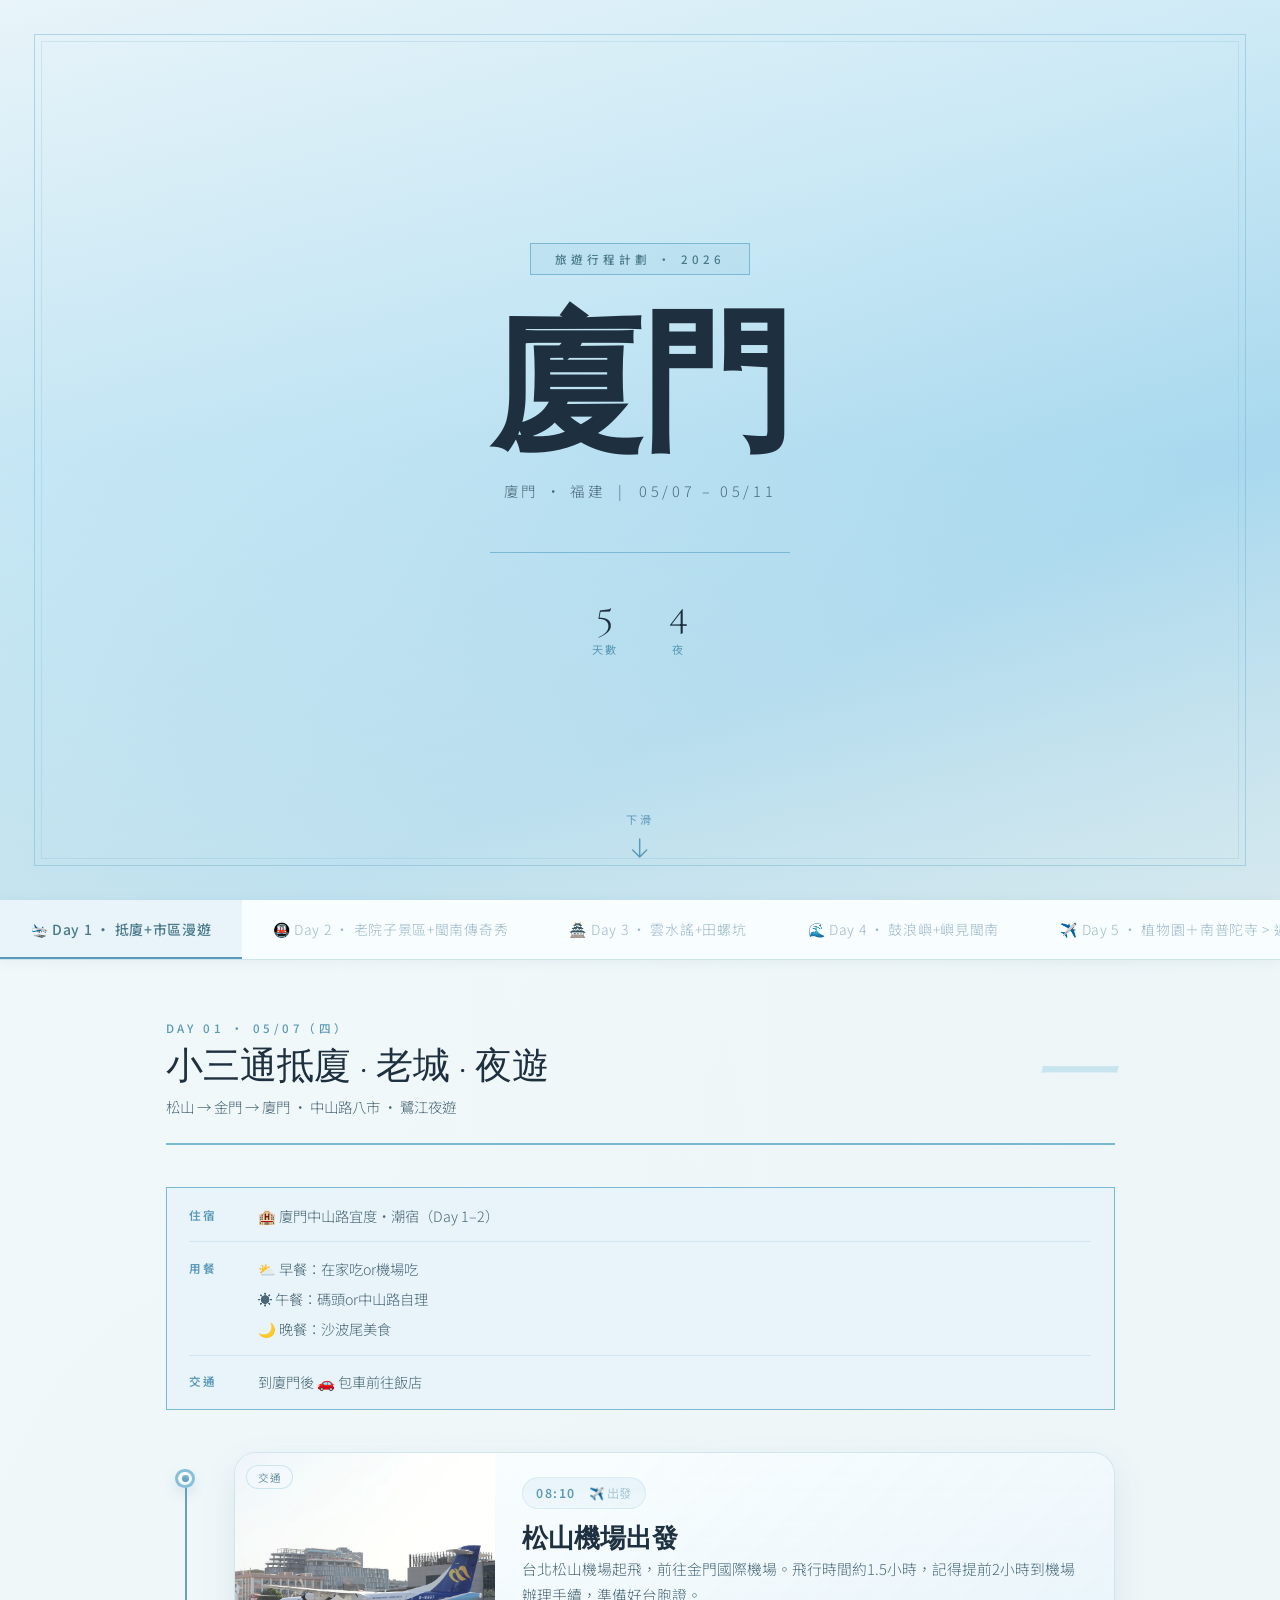
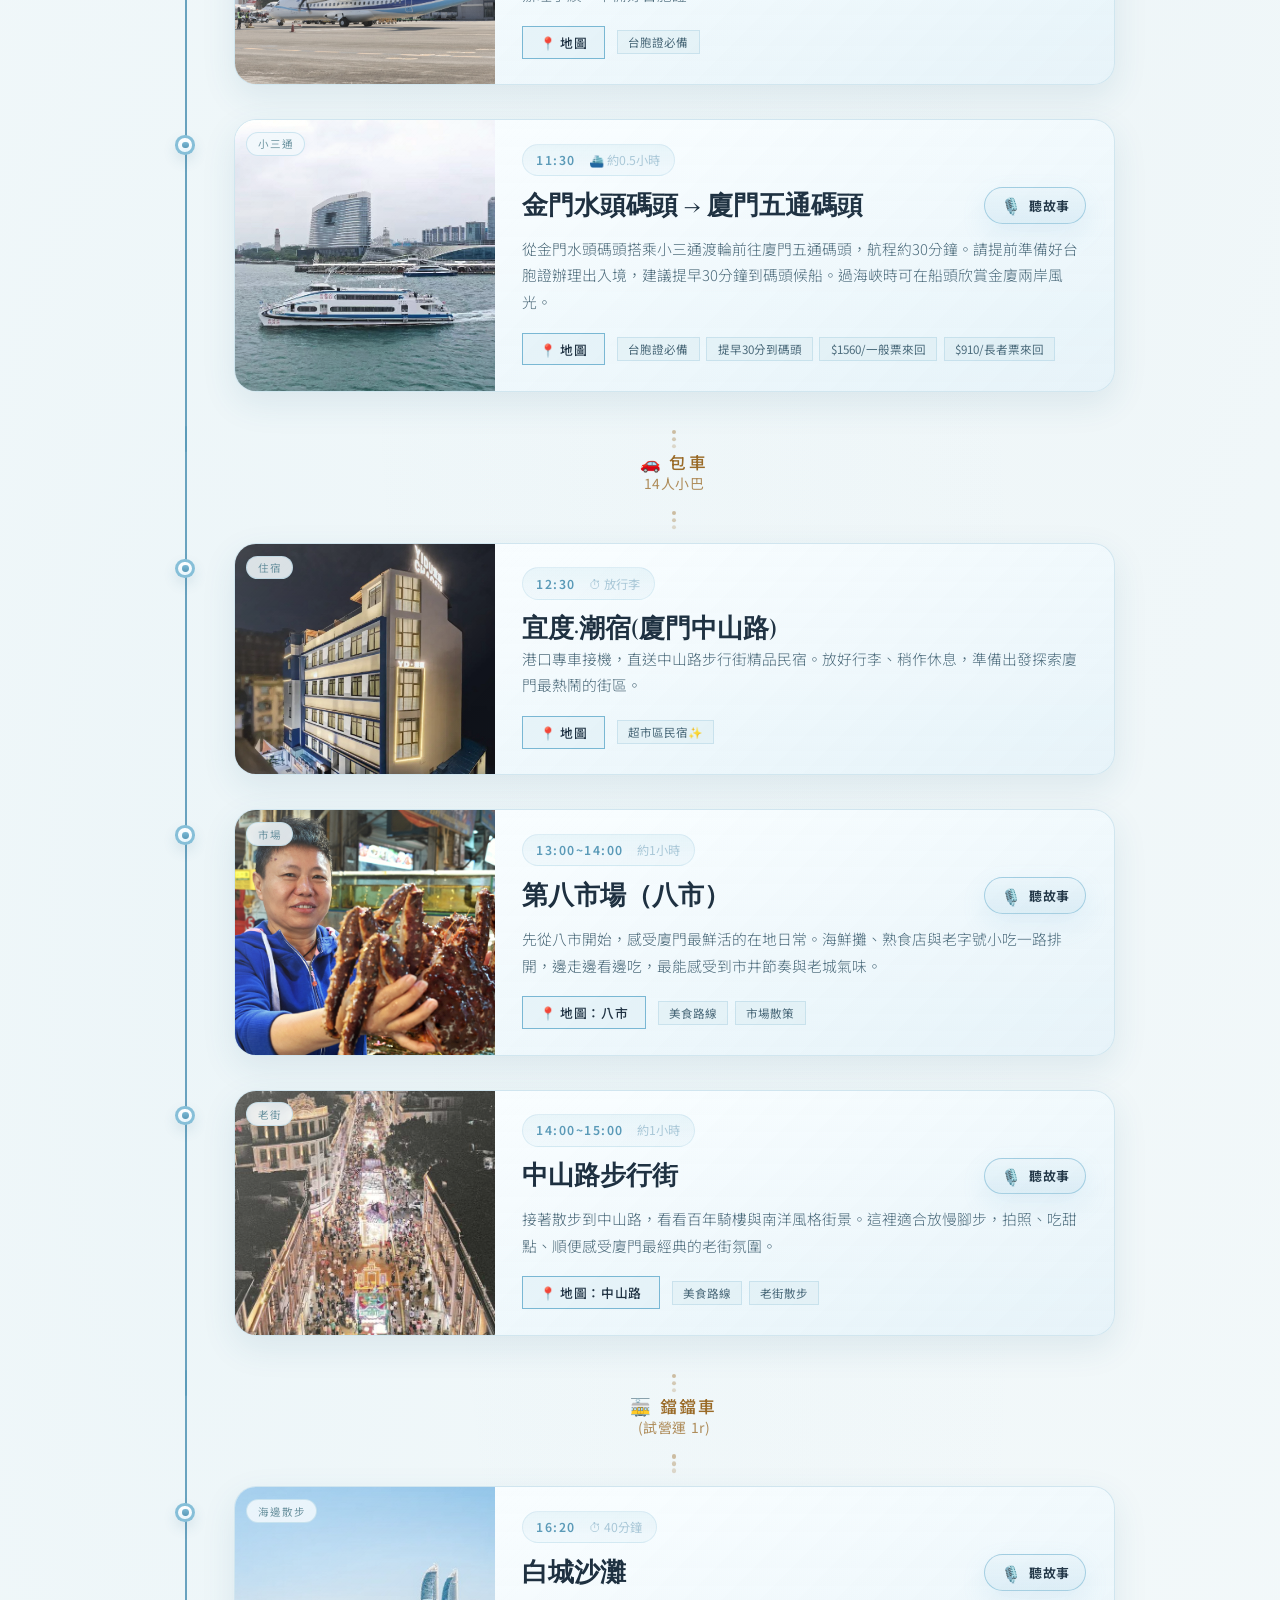
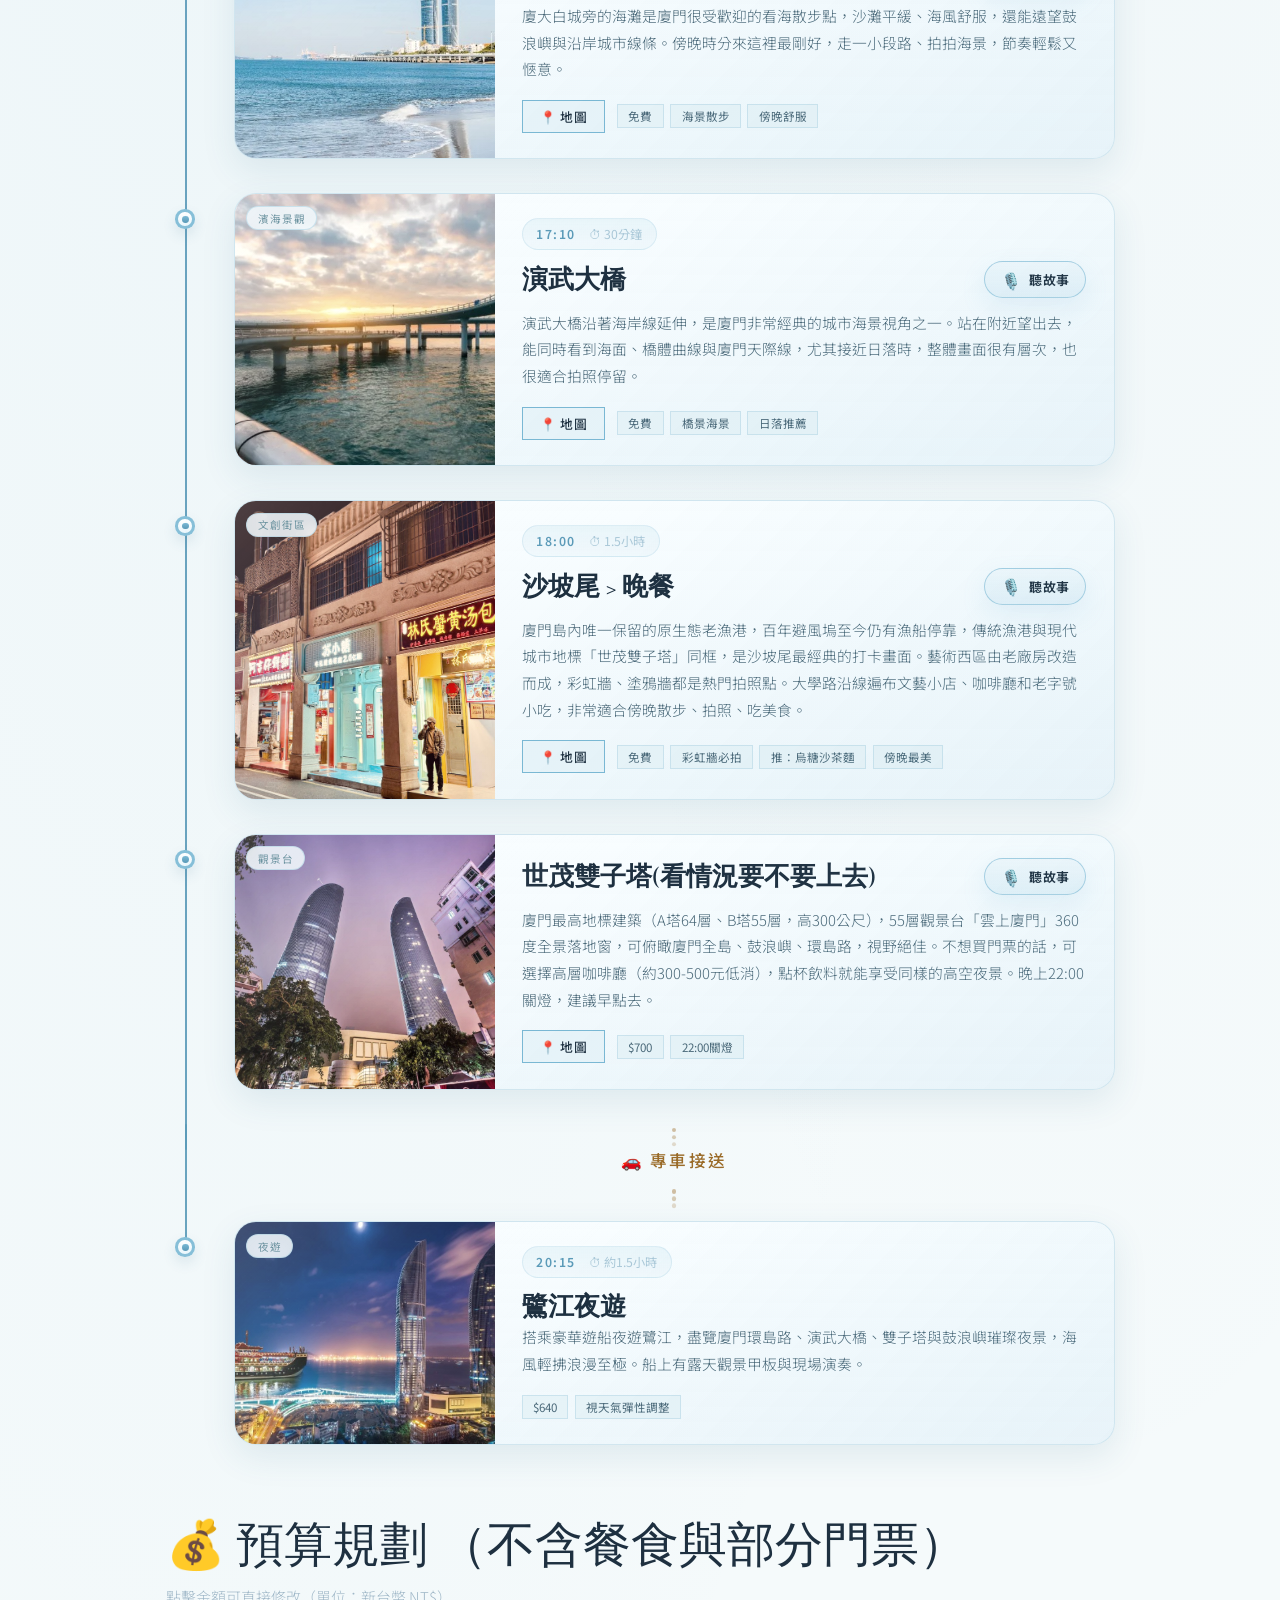
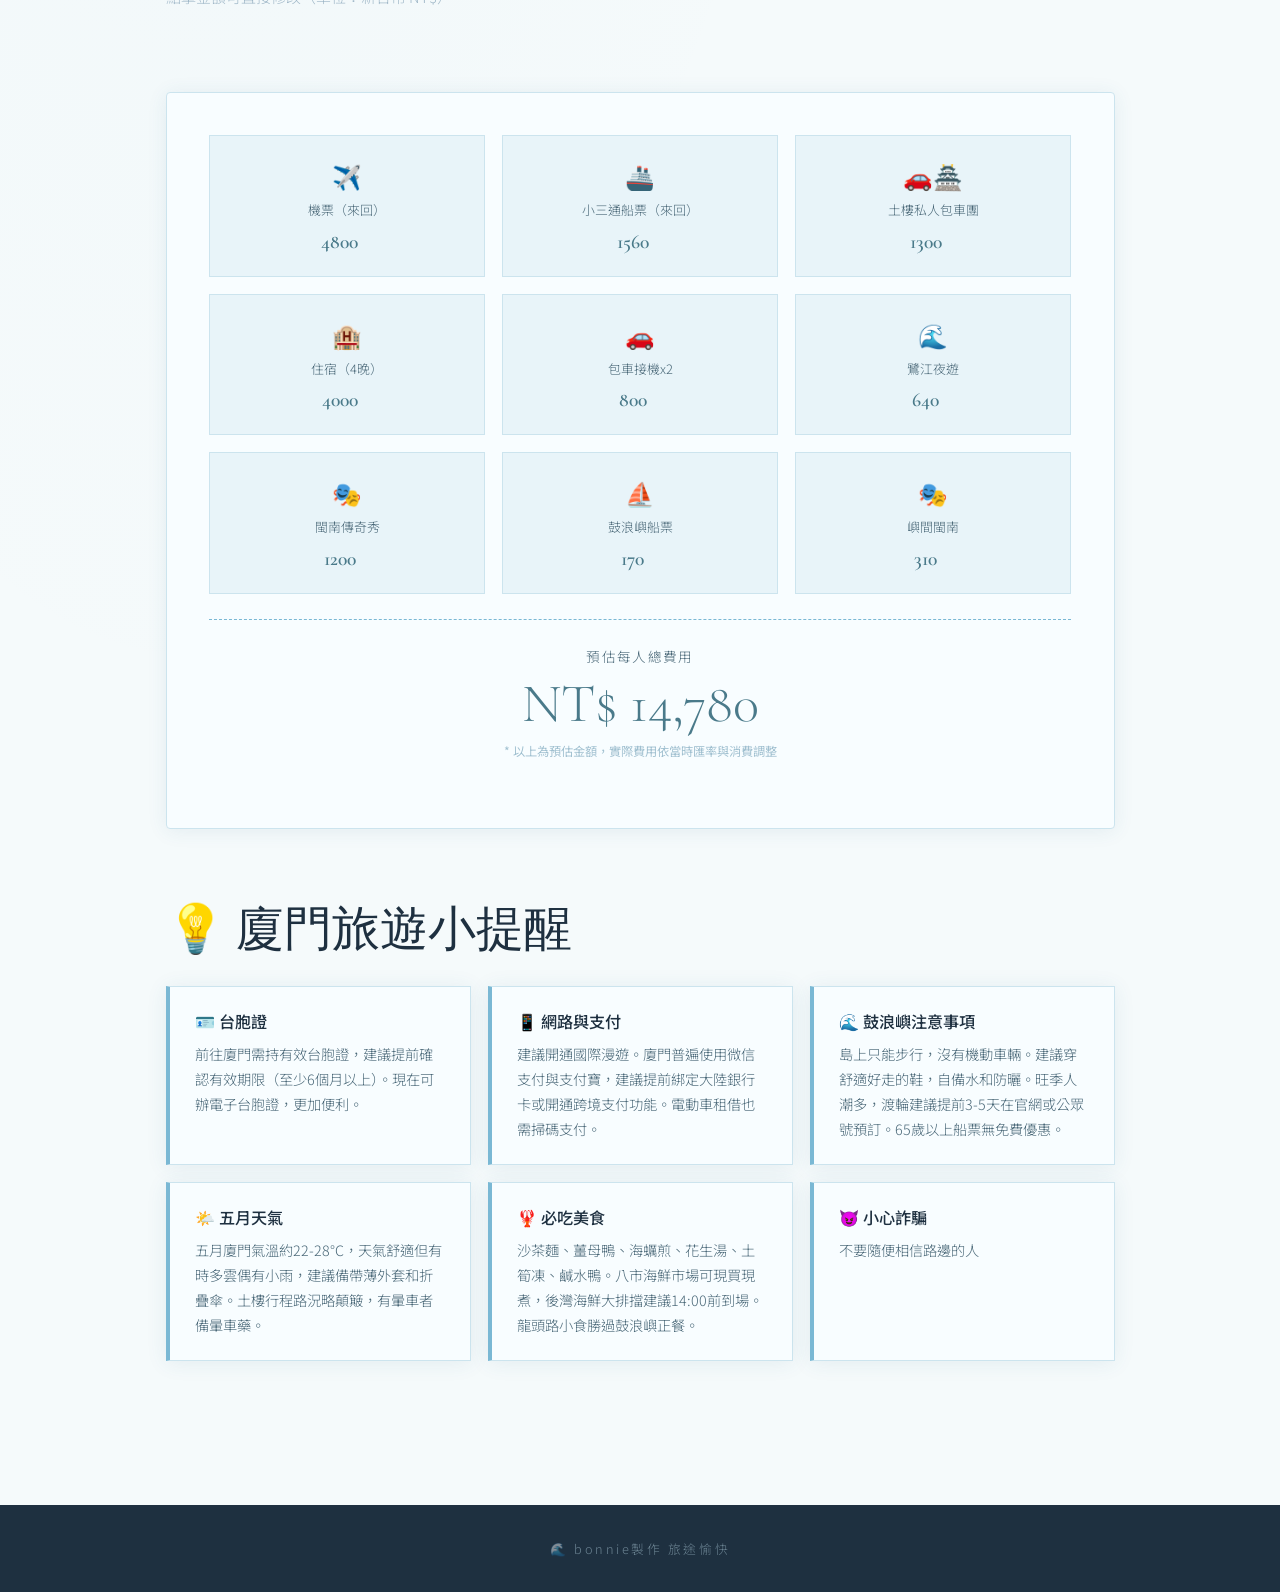
<file: index.html>
<!DOCTYPE html>
<html lang="zh-TW">
<head>
  <meta charset="UTF-8">
  <meta name="viewport" content="width=device-width, initial-scale=1.0">
  <title>廈門之旅 ✈️</title>
  <meta property="og:title" content="廈門之旅✈️" />
  <meta property="og:description" content="✈️🌊2026年05/07 – 05/11" />
  <meta property="og:description" content="探索廈門的美麗風景和豐富文化" />
  <meta property="og:type" content="website" />
  <link href="https://fonts.googleapis.com/css2?family=Cormorant+Garamond:ital,wght@0,300;0,400;0,600;1,300;1,400&family=Noto+Sans+TC:wght@300;400;500&family=DM+Serif+Display:ital@0;1&display=swap" rel="stylesheet">
  <link rel="stylesheet" href="style.css">
</head>
<body>

<!-- HERO -->
<section class="hero">
  <div class="hero-bg"></div>
  <div class="hero-overlay"></div>
  <div class="hero-content">
    <div class="hero-tag">旅遊行程計劃 · 2026</div>
    <h1>廈門</h1>
    <p class="hero-sub">廈門 · 福建 &nbsp;|&nbsp; 05/07 – 05/11 </p>
    <div class="hero-stats">
      <div class="hero-stat"><div class="num">5</div><div class="lbl">天數</div></div>
      <div class="hero-stat"><div class="num">4</div><div class="lbl">夜</div></div>
    </div>
  </div>
  <div class="hero-scroll">
    <span>下滑</span>
    <svg width="16" height="20" viewBox="0 0 16 20" fill="none"><path d="M8 1v18M1 12l7 7 7-7" stroke="currentColor" stroke-width="1.5" stroke-linecap="round"/></svg>
  </div>
</section>

<!-- DAY NAV -->
<nav class="day-nav" id="dayNav"></nav>

<div class="container" id="mainContent">

  <!-- DAY 1 -->
  <div class="day-content active" id="day-1">
    <div class="day-header">
      <div class="day-header-left">
        <div class="day-num">Day 01 · 05/07（四）</div>
        <h2 class="day-theme">小三通抵廈 · 老城 · 夜遊</h2>
        <p class="day-date">松山 → 金門 → 廈門 · 中山路八市 · 鷺江夜遊</p>
      </div>
      <div class="day-header-deco">一</div>
    </div>
    <div class="meal-strip meal-strip--stacked">
      <div class="meal-row">
        <span class="meal-label">住宿</span>
        <div class="meal-row-items">
          <a class="meal-item meal-item-link" href="https://www.trip.com/w/EUxdp5vPJU2" target="_blank" rel="noopener noreferrer">🏨 廈門中山路宜度·潮宿（Day 1–2）</a>
        </div>
      </div>
      <div class="meal-row">
        <span class="meal-label">用餐</span>
        <div class="meal-row-items meal-row-items--stacked">
          <span class="meal-item">⛅ 早餐：在家吃or機場吃</span>
          <span class="meal-item">☀️ 午餐：碼頭or中山路自理</span>
          <span class="meal-item">🌙 晚餐：沙波尾美食</span>
        </div>
      </div>
      <div class="meal-row">
        <span class="meal-label">交通</span>
        <div class="meal-row-items">
          <span class="meal-item">到廈門後 🚗 包車前往飯店</span>
        </div>
      </div>
    </div>
    <div class="timeline">

      <div class="tl-item">
        <div class="tl-dot"></div>
        <div class="spot-card">
          <div class="spot-img-wrap">
            <img class="spot-img" src="./pic/松山機場.jpg" alt="松山機場">
            <span class="spot-type-badge">交通</span>
          </div>
          <div class="spot-info">
            <div class="spot-meta"><span class="spot-time">08:10</span><span class="spot-duration">✈️ 出發</span></div>
            <h3 class="spot-name">松山機場出發</h3>
            <p class="spot-desc">台北松山機場起飛，前往金門國際機場。飛行時間約1.5小時，記得提前2小時到機場辦理手續，準備好台胞證。</p>
            <div class="spot-footer">
              <a class="btn-map" href="https://maps.google.com/?q=松山機場" target="_blank">📍 地圖</a>
              <div class="spot-tags"><span class="tag">台胞證必備</span></div>
            </div>
          </div>
        </div>
      </div>

      <div class="tl-item">
        <div class="tl-dot"></div>
        <div class="spot-card">
          <div class="spot-img-wrap">
            <img class="spot-img" src="./pic/小三通圖.jpg" alt="金門水頭碼頭渡輪">
            <span class="spot-type-badge">小三通</span>
          </div>
          <div class="spot-info">
            <div class="spot-meta"><span class="spot-time">11:30</span><span class="spot-duration">⛴️ 約0.5小時</span></div>
            <h3 class="spot-name">金門水頭碼頭 → 廈門五通碼頭</h3>
            <p class="spot-desc">從金門水頭碼頭搭乘小三通渡輪前往廈門五通碼頭，航程約30分鐘。請提前準備好台胞證辦理出入境，建議提早30分鐘到碼頭候船。過海峽時可在船頭欣賞金廈兩岸風光。</p>
            <div class="spot-footer">
              <a class="btn-map" href="https://maps.google.com/?q=金門水頭碼頭" target="_blank">📍 地圖</a>
              <button class="btn-audio" onclick="playSpotStory(this, '金門小三通渡輪', '金門水頭碼頭搭渡輪橫渡台灣海峽前往廈門，是充滿歷史感的兩岸交流航線', './audio/小三通.mp3')" data-state="idle">🎙️ 聽故事</button>
              <div class="spot-tags"><span class="tag">台胞證必備</span><span class="tag">提早30分到碼頭</span><span class="tag">$1560/一般票來回</span><span class="tag">$910/長者票來回</span></div>
            </div>
          </div>
        </div>
      </div>
      <div class="tl-item tl-item--transfer" aria-label="港口到飯店的交通安排">
        <div class="transfer-inline">
          <span class="transfer-ellipsis" aria-hidden="true"></span>
          <span class="transfer-label">🚗 包車<span class="transfer-label-note">14人小巴</span></span>
          <span class="transfer-ellipsis" aria-hidden="true"></span>
        </div>
      </div>

      <div class="tl-item">
        <div class="tl-dot"></div>
        <div class="spot-card">
          <div class="spot-img-wrap">
            <img class="spot-img" src="./pic/宜度.jpg" alt="廈門飯店">
            <span class="spot-type-badge">住宿</span>
          </div>
          <div class="spot-info">
            <div class="spot-meta"><span class="spot-time">12:30</span><span class="spot-duration">⏱ 放行李</span></div>
            <h3 class="spot-name">宜度·潮宿(廈門中山路)</h3>
            <p class="spot-desc">港口專車接機，直送中山路步行街精品民宿。放好行李、稍作休息，準備出發探索廈門最熱鬧的街區。</p>
            <div class="spot-footer">
              <a class="btn-map" href="https://www.trip.com/w/EUxdp5vPJU2" target="_blank">📍 地圖</a>
              <div class="spot-tags"><span class="tag">超市區民宿✨</span></div>
            </div>
          </div>
        </div>
      </div>

      <div class="tl-item">
        <div class="tl-dot"></div>
        <div class="spot-card">
          <div class="spot-img-wrap">
            <img class="spot-img" src="./pic/八市.jpg" alt="八市">
            <span class="spot-type-badge">市場</span>
          </div>
          <div class="spot-info">
            <div class="spot-meta"><span class="spot-time">13:00~14:00</span><span class="spot-duration">約1小時</span></div>
            <h3 class="spot-name">第八市場（八市）</h3>
            <p class="spot-desc">先從八市開始，感受廈門最鮮活的在地日常。海鮮攤、熟食店與老字號小吃一路排開，邊走邊看邊吃，最能感受到市井節奏與老城氣味。</p>
            <div class="spot-footer">
              <a class="btn-map" href="https://maps.app.goo.gl/iy5DSUNCGUxZWwUz8" target="_blank">📍 地圖：八市</a>
              <button class="btn-audio" onclick="playSpotStory(this, '第八市場（八市）', '廈門最有生活感的傳統市場，海鮮、小吃與市井風景交織', './audio/第八市場.mp3')" data-state="idle">聽故事</button>
              <div class="spot-tags"><span class="tag">美食路線</span><span class="tag">市場散策</span></div>
            </div>
          </div>
        </div>
      </div>

      <div class="tl-item">
        <div class="tl-dot"></div>
        <div class="spot-card">
          <div class="spot-img-wrap">
            <img class="spot-img" src="./pic/中山路.jpg" alt="中山路">
            <span class="spot-type-badge">老街</span>
          </div>
          <div class="spot-info">
            <div class="spot-meta"><span class="spot-time">14:00~15:00</span><span class="spot-duration">約1小時</span></div>
            <h3 class="spot-name">中山路步行街</h3>
            <p class="spot-desc">接著散步到中山路，看看百年騎樓與南洋風格街景。這裡適合放慢腳步，拍照、吃甜點、順便感受廈門最經典的老街氛圍。</p>
            <div class="spot-footer">
              <a class="btn-map" href="https://maps.app.goo.gl/vnr5iKTGrebiu46MA" target="_blank">📍 地圖：中山路</a>
              <button class="btn-audio" onclick="playSpotStory(this, '中山路步行街', '廈門百年騎樓老街，閩南美食與南洋建築交會的熱鬧街區', './audio/中山路.mp3')" data-state="idle">聽故事</button>
              <div class="spot-tags"><span class="tag">美食路線</span><span class="tag">老街散步</span></div>
            </div>
          </div>
        </div>
      </div>

      <div class="tl-item tl-item--transfer" aria-label="中山路到廈門大學的交通安排">
        <div class="transfer-inline">
          <span class="transfer-ellipsis" aria-hidden="true"></span>
          <span class="transfer-label">🚋 鐺鐺車<span class="transfer-label-note">(試營運 1r)</span></span>
          <span class="transfer-ellipsis" aria-hidden="true"></span>
        </div>
      </div>

      <!-- <div class="tl-item">
        <div class="tl-dot"></div>
        <div class="spot-card">
          <div class="spot-img-wrap">
            <img class="spot-img spot-img--lujiang" src="./pic/廈門大學.jpg" alt="廈門大學">
            <span class="spot-type-badge">廈門大學</span>
          </div>
          <div class="spot-info">
            <div class="spot-meta"><span class="spot-time">15:30</span><span class="spot-duration">⏱ 2.5小時</span></div>
            <h3 class="spot-name">廈門大學</h3>
            <p class="spot-desc">被譽為「中國最美大學」，校園內嘉庚建築群、芙蓉湖、芙蓉隧道塗鴉都是經典。芙蓉湖邊可看黑天鵝與頌恩樓倒影；芙蓉隧道內有學生創作的各式塗鴉牆，非常適合拍照留念。校園平坦好走，適合長輩輕鬆漫步。</p>
            <div class="spot-footer">
              <a class="btn-map" href="https://maps.app.goo.gl/iNAN7u7jM82Lfy4v6" target="_blank">📍 地圖</a>
              <button class="btn-audio" onclick="playSpotStory(this, '廈門大學', '中國最美大學的嘉庚建築群與芙蓉湖', './audio/廈門大學.mp3')" data-state="idle">🎙️ 聽故事</button>
              <div class="spot-tags"><span class="tag">免費</span><span class="tag">需預約</span><span class="tag">提前3天預約</span><span class="tag">帶身份證</span></div>
            </div>
          </div>
        </div>
      </div> -->

      <div class="tl-item">
        <div class="tl-dot"></div>
        <div class="spot-card">
          <div class="spot-img-wrap">
            <img class="spot-img" src="./pic/白城沙灘.jpg" alt="白城沙灘">
            <span class="spot-type-badge">海邊散步</span>
          </div>
          <div class="spot-info">
            <div class="spot-meta"><span class="spot-time">16:20</span><span class="spot-duration">⏱ 40分鐘</span></div>
            <h3 class="spot-name">白城沙灘</h3>
            <p class="spot-desc">廈大白城旁的海灘是廈門很受歡迎的看海散步點，沙灘平緩、海風舒服，還能遠望鼓浪嶼與沿岸城市線條。傍晚時分來這裡最剛好，走一小段路、拍拍海景，節奏輕鬆又愜意。</p>
            <div class="spot-footer">
              <a class="btn-map" href="https://maps.google.com/?q=白城沙灘 廈門" target="_blank">📍 地圖</a>
              <button class="btn-audio" onclick="playSpotStory(this, '白城沙灘', '廈門市區很受歡迎的海邊散步點，適合吹海風看夕色')" data-state="idle">🎙️ 聽故事</button>
              <div class="spot-tags"><span class="tag">免費</span><span class="tag">海景散步</span><span class="tag">傍晚舒服</span></div>
            </div>
          </div>
        </div>
      </div>

      <div class="tl-item">
        <div class="tl-dot"></div>
        <div class="spot-card">
          <div class="spot-img-wrap">
            <img class="spot-img" src="./pic/演武大橋.jpg" alt="演武大橋">
            <span class="spot-type-badge">濱海景觀</span>
          </div>
          <div class="spot-info">
            <div class="spot-meta"><span class="spot-time">17:10</span><span class="spot-duration">⏱ 30分鐘</span></div>
            <h3 class="spot-name">演武大橋</h3>
            <p class="spot-desc">演武大橋沿著海岸線延伸，是廈門非常經典的城市海景視角之一。站在附近望出去，能同時看到海面、橋體曲線與廈門天際線，尤其接近日落時，整體畫面很有層次，也很適合拍照停留。</p>
            <div class="spot-footer">
              <a class="btn-map" href="https://maps.google.com/?q=演武大橋 觀景平台 廈門" target="_blank">📍 地圖</a>
              <button class="btn-audio" onclick="playSpotStory(this, '演武大橋', '沿海而行的城市景觀大橋，日落時分特別適合看海與拍照', './audio/演武大橋.mp3')" data-state="idle">🎙️ 聽故事</button>
              <div class="spot-tags"><span class="tag">免費</span><span class="tag">橋景海景</span><span class="tag">日落推薦</span></div>
            </div>
          </div>
        </div>
      </div>

      <div class="tl-item">
        <div class="tl-dot"></div>
        <div class="spot-card">
          <div class="spot-img-wrap">
            <img class="spot-img" src="./pic/沙波尾.jpg" alt="沙坡尾">
            <span class="spot-type-badge">文創街區</span>
          </div>
          <div class="spot-info">
            <div class="spot-meta"><span class="spot-time">18:00</span><span class="spot-duration">⏱ 1.5小時</span></div>
            <h3 class="spot-name">沙坡尾 > 晚餐</h3>
            <p class="spot-desc">廈門島內唯一保留的原生態老漁港，百年避風塢至今仍有漁船停靠，傳統漁港與現代城市地標「世茂雙子塔」同框，是沙坡尾最經典的打卡畫面。藝術西區由老廠房改造而成，彩虹牆、塗鴉牆都是熱門拍照點。大學路沿線遍布文藝小店、咖啡廳和老字號小吃，非常適合傍晚散步、拍照、吃美食。</p>
            <div class="spot-footer">
              <a class="btn-map" href="https://maps.app.goo.gl/9zFqQJQ3HWuDyKxS6" target="_blank">📍 地圖</a>
              <button class="btn-audio" onclick="playSpotStory(this, '沙坡尾', '百年漁港與文藝街區的完美融合', './audio/沙坡尾.mp3')" data-state="idle">🎙️ 聽故事</button>
              <div class="spot-tags"><span class="tag">免費</span><span class="tag">彩虹牆必拍</span><span class="tag">推：烏糖沙茶麵</span><span class="tag">傍晚最美</span></div>
            </div>
          </div>
        </div>
      </div>

      <div class="tl-item">
        <div class="tl-dot"></div>
        <div class="spot-card">
          <div class="spot-img-wrap">
            <img class="spot-img" src="./pic/雙子星.jpg" alt="雙子星">
            <span class="spot-type-badge">觀景台</span>
          </div>
          <div class="spot-info">
            <h3 class="spot-name">世茂雙子塔(看情況要不要上去)</h3>
            <p class="spot-desc">廈門最高地標建築（A塔64層、B塔55層，高300公尺），55層觀景台「雲上廈門」360度全景落地窗，可俯瞰廈門全島、鼓浪嶼、環島路，視野絕佳。不想買門票的話，可選擇高層咖啡廳（約300-500元低消），點杯飲料就能享受同樣的高空夜景。晚上22:00關燈，建議早點去。</p>
            <div class="spot-footer">
              <a class="btn-map" href="https://maps.app.goo.gl/X1HpQjLkY8q2Vc4A7" target="_blank">📍 地圖</a>
              <button class="btn-audio" onclick="playSpotStory(this, '世茂雙子塔', '300公尺高空俯瞰廈門全景', './audio/雙子塔.mp3')" data-state="idle">🎙️ 聽故事</button>
              <div class="spot-tags"><span class="tag">$700</span><span class="tag">22:00關燈</span></div>
            </div>
          </div>
        </div>
      </div>
      <div class="tl-item tl-item--transfer" aria-label="雙子星到和平港口的交通安排">
        <div class="transfer-inline">
          <span class="transfer-ellipsis" aria-hidden="true"></span>
          <span class="transfer-label">🚗 專車接送</span>
          <span class="transfer-ellipsis" aria-hidden="true"></span>
        </div>
      </div>
      <div class="tl-item">
        <div class="tl-dot"></div>
        <div class="spot-card">
          <div class="spot-img-wrap">
            <img class="spot-img" src="./pic/鷺江夜遊.jpg" alt="鷺江夜遊">
            <span class="spot-type-badge">夜遊</span>
          </div>
          <div class="spot-info">
            <div class="spot-meta"><span class="spot-time">20:15</span><span class="spot-duration">⏱ 約1.5小時</span></div>
            <h3 class="spot-name">鷺江夜遊</h3>
              <p class="spot-desc">搭乘豪華遊船夜遊鷺江，盡覽廈門環島路、演武大橋、雙子塔與鼓浪嶼璀璨夜景，海風輕拂浪漫至極。船上有露天觀景甲板與現場演奏。</p>            
              <div class="spot-footer">
              <div class="spot-tags"><span class="tag">$640</span><span class="tag">視天氣彈性調整</span></div>
            </div>
          </div>
        </div>
      </div>
      <!-- <div class="tl-item">
        <div class="tl-dot"></div>
        <div class="spot-card">
          <div class="spot-img-wrap">
            <img class="spot-img" src="./pic/八市.jpg" alt="朱富貴海鮮">
            <span class="spot-type-badge">晚餐</span>
          </div>
          <div class="spot-info">
            <div class="spot-meta"><span class="spot-time">18:30</span><span class="spot-duration">🍽️ 晚餐</span></div>
            <h3 class="spot-name">朱富貴海鮮餐廳（火車站店）</h3>
            <p class="spot-desc">廈門知名海鮮餐廳，主打新鮮活海鮮，料理手法道地閩南風味。建議提前用手機線上預約，避免等候過久。</p>
            <div class="spot-footer">
              <a class="btn-map" href="https://maps.google.com/?q=朱富貴海鮮+廈門火車站" target="_blank">📍 地圖</a>
              <div class="spot-tags"><span class="tag">手機線上預約</span><span class="tag">火車站店</span></div>
            </div>
          </div>
        </div>
      </div>

      <div class="tl-item">
        <div class="tl-dot"></div>
        <div class="spot-card">
          <div class="spot-img-wrap">
            <img class="spot-img" src="./pic/中山路.jpg" alt="可選行程">
            <span class="spot-type-badge">可選</span>
          </div>
          <div class="spot-info">
            <div class="spot-meta"><span class="spot-time">有力氣再去</span><span class="spot-duration">⭐ 選配</span></div>
            <h3 class="spot-name">可選景點 · 量力而為</h3>
            <p class="spot-desc">若抵達時間充裕、體力許可，可考慮探索以下景點：<br>
            · <b>植物園</b>（30元，65+ 免費）<br>
            · <b>鐘鼓索道</b>（80元，70歲以上不能搭乘）<br>
            · <b>演武大橋</b>（免費景觀橋）<br>
            · <b>沙坡尾走走</b>（第二條熱鬧大街）<br>
            · <b>雙子塔走走</b>（上咖啡廳可免購票）</p>
            <div class="spot-footer">
              <div class="spot-tags"><span class="tag">視體力彈性安排</span><span class="tag">非必訪</span></div>
            </div>
          </div>
        </div>
      </div> -->

    </div>
  </div>



  <!-- DAY 2 -->
  <div class="day-content" id="day-2">
    <div class="day-header">
      <div class="day-header-left">
        <div class="day-num">Day 02 · 05/08（五）</div>
        <h2 class="day-theme">海上地鐵 · 集美人文 · 後灣海鮮散步</h2>
        <p class="day-date">穿越海底到集美 · 學村與鰲園 · 午後海鮮收尾</p>
      </div>
      <div class="day-header-deco">二</div>
    </div>
    <div class="meal-strip meal-strip--stacked">
      <div class="meal-row">
        <span class="meal-label">住宿</span>
        <div class="meal-row-items">
          <a class="meal-item meal-item-link" href="https://www.trip.com/w/EUxdp5vPJU2" target="_blank" rel="noopener noreferrer">🏨 廈門中山路宜度·潮宿</a>
        </div>
      </div>
      <div class="meal-row">
        <span class="meal-label">用餐</span>
        <div class="meal-row-items meal-row-items--stacked">
          <span class="meal-item">⛅ 早餐：飯店早餐</span>
          <span class="meal-item">☀️ 午餐：老院子景區</span>
          <span class="meal-item">🌙 晚餐：后田海鮮</span>
        </div>
      </div>
      <div class="meal-row">
        <span class="meal-label">交通</span>
        <div class="meal-row-items meal-row-items--stacked">
          <span class="meal-item">🚇 地鐵＋計程車</span>
          <span class="meal-item">⏱ 9:00 出發(早起的可以去八市看海鮮)</span>
        </div>
      </div>
    </div>
    <div class="timeline">

      <div class="tl-item">
        <div class="tl-dot"></div>
        <div class="spot-card">
          <div class="spot-img-wrap">
            <img class="spot-img" src="./pic/海上列車.jpg" alt="海上地鐵">
            <span class="spot-type-badge">特色交通</span>
          </div>
          <div class="spot-info">
            <div class="spot-meta"><span class="spot-time">09:00</span><span class="spot-duration">⏱ 40分鐘</span></div>
            <h3 class="spot-name">海上地鐵 - 廈門地鐵 1 號線</h3>
            <p class="spot-desc">全球少見的「海底地鐵」，集美學村站 ↔ 高崎站，地鐵穿越海底隧道時，部分路段可見海底景觀。坐窗邊座位感受在海底穿行的奇特體驗，拍影片超吸睛！</p>
            <div class="spot-footer">
              <a class="btn-map" href="https://maps.google.com/?q=廈門地鐵1號線" target="_blank">📍 地圖</a>
              <button class="btn-audio" onclick="playSpotStory(this, '廈門地鐵1號線 — 海上地鐵', '全球少見的海底地鐵，穿越海底隧道的奇特體驗', './audio/海上地鐵.mp3')" data-state="idle">🎙️ 聽故事</button>
              <div class="spot-tags"><span class="tag">2-8r（65+免費）</span><span class="tag">刷身份證或購票</span></div>
            </div>
          </div>
        </div>
      </div>
      <div class="tl-item">
        <div class="tl-dot"></div>
        <div class="spot-card">
          <div class="spot-img-wrap">
            <img class="spot-img" src="./pic/老院子.jpg" alt="老院子景區">
            <span class="spot-type-badge">景區</span>
          </div>
          <div class="spot-info">
            <div class="spot-meta"><span class="spot-time">10:00</span><span class="spot-duration">⏱ 3小時</span></div>
            <h3 class="spot-name">逛老院子景區</h3>
            <p class="spot-desc">2026年全面升級！廈門老院子景區從「民俗文化+閩南傳奇」雙模塊，擴展為六大主題區：民俗文化風情園、360度旋轉舞台《閩南傳奇》秀、室外實景《海戰風雲》、萌寵企鵝館、童夢水樂園、天空之城觀光塔。</p>            
            <div class="spot-footer">
              <a class="btn-map" href="https://maps.google.com/?q=老院子景區+集美+廈門" target="_blank">📍 地圖</a>
              <div class="spot-tags"></div>
            </div>
          </div>
        </div>
      </div>
      <div class="tl-item">
        <div class="tl-dot"></div>
        <div class="spot-card">
          <div class="spot-img-wrap">
            <img class="spot-img" src="./pic/閩南傳奇秀.jpg" alt="閩南傳奇秀">
            <span class="spot-type-badge">表演</span>
          </div>
          <div class="spot-info">
            <div class="spot-meta"><span class="spot-time">14:30</span><span class="spot-duration">⏱ 約1.5小時</span></div>
            <h3 class="spot-name">閩南傳奇秀</h3>
            <p class="spot-desc">集合閩南文化精髓的大型實景演出，融合歌舞、雜技、民俗表演，視覺震撼。</p>
            <div class="spot-footer">
              <a class="btn-map" href="https://maps.google.com/?q=閩南傳奇+集美+廈門" target="_blank">📍 地圖</a>
              <div class="spot-tags"><span class="tag">約1,110 NTD</span><span class="tag">需提前訂票</span></div>
            </div>
          </div>
        </div>
      </div>
      <div class="tl-item tl-item--transfer" aria-label="老院子到集美的交通安排">
        <div class="transfer-inline">
          <span class="transfer-ellipsis" aria-hidden="true"></span>
          <span class="transfer-label">🚇 地鐵 or 🚕 計程車</span>
          <span class="transfer-ellipsis" aria-hidden="true"></span>
        </div>
      </div>

      <div class="tl-item">
        <div class="tl-dot"></div>
        <div class="spot-card">
          <div class="spot-img-wrap">
            <img class="spot-img" src="./pic/集美學村.jpg" alt="集美學村">
            <span class="spot-type-badge">人文景點</span>
          </div>
          <div class="spot-info">
            <div class="spot-meta"><span class="spot-time">16:30</span><span class="spot-duration">⏱ 2小時</span></div>
            <h3 class="spot-name">集美學村 · 龍舟池</h3>
            <p class="spot-desc">陳嘉庚先生創辦的著名學村，融合閩南紅磚建築與西洋風格，「穿西裝、戴斗笠」是其最大特色。龍舟池波光粼粼，岸邊建築倒映水中，美不勝收。開放式學村，免費入場。</p>
            <div class="spot-footer">
              <a class="btn-map" href="https://maps.google.com/?q=集美學村+廈門" target="_blank">📍 地圖</a>
              <button class="btn-audio" onclick="playSpotStory(this, '集美學村 · 龍舟池', '陳嘉庚先生創辦，穿西裝戴斗笠的中西合璧建築')" data-state="idle">🎙️ 聽故事</button>
              <div class="spot-tags"><span class="tag">開放式學村</span><span class="tag">文化景點</span></div>
            </div>
          </div>
        </div>
      </div>

      <div class="tl-item">
        <div class="tl-dot"></div>
        <div class="spot-card">
          <div class="spot-img-wrap">
            <img class="spot-img" src="./pic/嘉庚公園.jpg" alt="嘉庚公園">
            <span class="spot-type-badge">公園</span>
          </div>
          <div class="spot-info">
            <!-- <div class="spot-meta"><span class="spot-time">17:00</span><span class="spot-duration">⏱ 1小時</span></div> -->
            <h3 class="spot-name">嘉庚公園 · 大社</h3>
            <p class="spot-desc">陳嘉庚先生紀念公園，景色幽靜，可遠眺集美學村與龍舟池。大社區域保留閩南古厝聚落風貌，感受在地生活氣息，免費入場。</p>
            <div class="spot-footer">
              <a class="btn-map" href="https://maps.google.com/?q=嘉庚公園+集美+廈門" target="_blank">📍 地圖</a>
              <div class="spot-tags"><span class="tag">開放式園區</span></div>
            </div>
          </div>
        </div>
      </div>

      <div class="tl-item">
        <div class="tl-dot"></div>
        <div class="spot-card">
          <div class="spot-img-wrap">
            <img class="spot-img" src="./pic/十里長堤.jpg" alt="十里長堤">
            <span class="spot-type-badge">黃昏美景</span>
          </div>
          <div class="spot-info">
            <!-- <div class="spot-meta"><span class="spot-time">17:30</span><span class="spot-duration">⏱ 1.5小時</span></div> -->
            <h3 class="spot-name">十里長堤 · 海上夕陽</h3>
            <p class="spot-desc">集美區絕美海岸線，地鐵1號線從海面駛過的「海上列車」畫面就在這裡！傍晚時分夕陽灑落海面，草坪上常有街頭樂隊演出，是廈門年輕人最愛的免費看海景點。可遠眺杏林大橋、廈門大橋夜景。</p>
            <div class="spot-footer">
              <a class="btn-map" href="https://maps.google.com/?q=十里長堤+廈門" target="_blank">📍 地圖</a>
              <button class="btn-audio" onclick="playSpotStory(this, '十里長堤 · 海上夕陽', '地鐵1號線海上段絕美景觀，集美學村旁免費看海秘境')" data-state="idle">🎙️ 聽故事</button>
              <div class="spot-tags"><span class="tag">看夕陽</span><span class="tag">海上列車</span><span class="tag">街頭藝人</span></div>
            </div>
          </div>
        </div>
      </div>
      <div class="tl-item tl-item--transfer" aria-label="集美到晚餐交通安排">
        <div class="transfer-inline">
          <span class="transfer-ellipsis" aria-hidden="true"></span>
          <span class="transfer-label">🚕 計程車</span>
          <span class="transfer-ellipsis" aria-hidden="true"></span>
        </div>
      </div>

      <div class="tl-item">
        <div class="tl-dot"></div>
        <div class="spot-card">
          <div class="spot-img-wrap">
            <img class="spot-img" src="./pic/后田海鮮.jpg" alt="后田海鮮">
            <span class="spot-type-badge">晚餐</span>
          </div>

          <div class="spot-info">
            <div class="spot-meta"><span class="spot-time">18:30</span><span class="spot-duration">🍽️ 晚餐</span></div>
            <h3 class="spot-name">后田海鮮</h3>
            <p class="spot-desc">廈門在地知名海鮮餐廳，食材新鮮、料理道地，是當地人常去的聚餐首選，今晚大快朵頤。</p>
            <div class="spot-footer">
              <a class="btn-map" href="https://maps.google.com/?q=后田海鮮+廈門" target="_blank">📍 地圖</a>
              <div class="spot-tags"><span class="tag">道地海鮮</span></div>
            </div>
          </div>
        </div>
      </div>
      <!-- <div class="tl-item tl-item--transfer" aria-label="集美到晚餐交通安排">
        <div class="transfer-inline">
          <span class="transfer-ellipsis" aria-hidden="true"></span>
          <span class="transfer-label">🚕 計程車</span>
          <span class="transfer-ellipsis" aria-hidden="true"></span>
        </div>
      </div> -->



    </div>
  </div>

  <!-- DAY 3 -->
  <div class="day-content" id="day-3">
    <div class="day-header">
      <div class="day-header-left">
        <div class="day-num">Day 03 · 05/09（六）</div>
        <h2 class="day-theme">南靖土樓一日遊 · 雲水謠 · 四菜一湯</h2>
        <p class="day-date">跟團出發 · 雲水謠古道與土樓群 · 傍晚返回廈門</p>
      </div>
      <div class="day-header-deco">三</div>
    </div>
    <div class="meal-strip meal-strip--stacked">
      <div class="meal-row">
        <span class="meal-label">住宿</span>
        <div class="meal-row-items">
          <a class="meal-item meal-item-link" href="https://www.trip.com/w/WdwKmDpxKU2" target="_blank" rel="noopener noreferrer">🏨 今晚起換住：廈門鑫安頤豪飯店（Day 3–5）</a>
        </div>
      </div>
      <div class="meal-row">
        <span class="meal-label">用餐</span>
        <div class="meal-row-items meal-row-items--stacked">
          <span class="meal-item">⛅ 早餐：飯店早餐</span>
          <span class="meal-item">☀️ 午餐：景區內合菜</span>
          <span class="meal-item">🌙 晚餐：火車站附近吃閩南菜</span>
        </div>
      </div>
      <div class="meal-row">
        <span class="meal-label">交通</span>
        <div class="meal-row-items meal-row-items--stacked">
          <span class="meal-item">🚗 包車接送（29人商務大巴，行李要一起上車）</span>
          <span class="meal-item">⏱ 7:20 飯店大廳集合</span>
        </div>
      </div>
    </div>
    <div class="timeline">

      <div class="tl-item">
        <div class="tl-dot"></div>
        <div class="spot-card">
          <div class="spot-img-wrap">
            <img class="spot-img" src="./pic/雲水謠.jpg" alt="雲水謠">
            <span class="spot-type-badge">世界遺產</span>
          </div>
          <div class="spot-info">
            <div class="spot-meta"><span class="spot-time">07:30</span><span class="spot-duration">⏱ 3小時</span></div>
            <h3 class="spot-name">雲水謠景區</h3>
            <p class="spot-desc">古稱「長教」，因電影《雲水謠》而聞名。千年古榕樹群遮天蔽日，古道、水車、土樓構成如畫風景。和貴樓建在沼澤上、懷遠樓精緻雕工，令人嘆為觀止。</p>
            <div class="spot-footer">
              <a class="btn-map" href="https://maps.google.com/?q=雲水謠景區+南靖" target="_blank">📍 地圖</a>
              <button class="btn-audio" onclick="playSpotStory(this, '雲水謠景區', '千年古榕、水車、土樓交織的閩南畫卷，電影取景地')" data-state="idle">🎙️ 聽故事</button>
              <div class="spot-tags"></div>
            </div>
          </div>
        </div>
      </div>

      <div class="tl-item">
        <div class="tl-dot"></div>
        <div class="spot-card">
          <div class="spot-img-wrap">
            <img class="spot-img" src="./pic/和貴樓.jpg" alt="和貴樓">
            <span class="spot-type-badge">土樓</span>
          </div>
          <div class="spot-info">
            <div class="spot-meta"><span class="spot-time">10:00</span><span class="spot-duration">⏱ 1小時</span></div>
            <h3 class="spot-name">和貴樓</h3>
            <p class="spot-desc">建在沼澤地上的方形土樓，地基插入無數松木樁，歷經300年依然屹立不倒，被稱為「最神奇的土樓」。院內的水井清澈見底，兩口井相距咫尺卻一淡一鹹。</p>
            <div class="spot-footer">
              <a class="btn-map" href="https://maps.google.com/?q=和貴樓+南靖" target="_blank">📍 地圖</a>
              <button class="btn-audio" onclick="playSpotStory(this, '和貴樓', '建在沼澤上的方形土樓，三百年屹立不倒的建築奇蹟')" data-state="idle">🎙️ 聽故事</button>
              <div class="spot-tags"><span class="tag">300年歷史</span></div>
            </div>
          </div>
        </div>
      </div>

      <div class="tl-item">
        <div class="tl-dot"></div>
        <div class="spot-card">
          <div class="spot-img-wrap">
            <img class="spot-img" src="./pic/懷遠樓.jpg" alt="懷遠樓">
            <span class="spot-type-badge">土樓</span>
          </div>
          <div class="spot-info">
            <div class="spot-meta"><span class="spot-time">11:30</span><span class="spot-duration">⏱ 1小時</span></div>
            <h3 class="spot-name">懷遠樓</h3>
            <p class="spot-desc">懷遠樓建於清末（1905–1909），是雲水謠一帶最具代表性的雙環圓形土樓之一。外觀樸實厚重、內部工藝細膩，最值得看的是內院核心的祖堂「斯是室」，雕樑畫棟、書卷氣十足。</p>
            <div class="spot-footer">
              <a class="btn-map" href="https://maps.google.com/?q=懷遠樓+南靖" target="_blank">📍 地圖</a>
              <button class="btn-audio" onclick="playSpotStory(this, '懷遠樓', '清末雙環圓形土樓，內院祖堂斯是室最具人文特色')" data-state="idle">🎙️ 聽故事</button>
              <div class="spot-tags"><span class="tag">雙環圓樓</span><span class="tag">斯是室</span></div>
            </div>
          </div>
        </div>
      </div>
      <div class="tl-item">
        <div class="tl-dot"></div>
        <div class="spot-card">
          <div class="spot-img-wrap">
            <img class="spot-img" src="./pic/土樓菜.jpg" alt="土樓菜">
            <span class="spot-type-badge">午餐</span>
          </div>

          <div class="spot-info">
            <div class="spot-meta"><span class="spot-time">12:30</span><span class="spot-duration">🍽️ 午餐</span></div>
            <h3 class="spot-name">土樓菜</h3>
            <p class="spot-desc">南靖在地特色餐廳，提供地道的閩南菜餚，是體驗當地飲食文化的絕佳選擇。</p>
            <div class="spot-footer">
              <a class="btn-map" href="https://maps.google.com/?q=土樓菜+南靖" target="_blank">📍 地圖</a>
              <div class="spot-tags"><span class="tag">地道閩南菜</span></div>
            </div>
          </div>
        </div>
      </div>

      <div class="tl-item">
        <div class="tl-dot"></div>
        <div class="spot-card">
          <div class="spot-img-wrap">
            <img class="spot-img spot-img--tianluokeng" src="./pic/四菜一湯.jpg" alt="田螺坑景區">
            <span class="spot-type-badge">土樓群</span>
          </div>
          <div class="spot-info">
            <div class="spot-meta"><span class="spot-time">14:00</span><span class="spot-duration">⏱ 1.5小時</span></div>
            <h3 class="spot-name">田螺坑景區 — 四菜一湯</h3>
            <p class="spot-desc">由四座圓樓與一座方樓組合而成，從山上俯瞰形似「四菜一湯」，是福建土樓最具代表性的景觀，登景觀台拍照是遊客必做的事，建議從上下兩個景觀台各拍一次。</p>
            <div class="spot-footer">
              <a class="btn-map" href="https://maps.google.com/?q=田螺坑土樓+南靖" target="_blank">📍 地圖</a>
              <button class="btn-audio" onclick="playSpotStory(this, '田螺坑土樓群', '四圓一方的土樓群，從山頂俯瞰如同一道農家菜餚')" data-state="idle">🎙️ 聽故事</button>
              <div class="spot-tags"><span class="tag">最美土樓群</span><span class="tag">高低角度各拍</span></div>
            </div>
          </div>
        </div>
      </div>

      <div class="tl-item">
        <div class="tl-dot"></div>
        <div class="spot-card">
          <div class="spot-img-wrap">
            <img class="spot-img" src="./pic/裕昌樓.jpg" alt="裕昌樓">
            <span class="spot-type-badge">土樓</span>
          </div>
          <div class="spot-info">
            <div class="spot-meta"><span class="spot-time">15:30</span></div>
            <h3 class="spot-name">裕昌樓 — 東倒西歪樓</h3>
            <p class="spot-desc">建於元代，距今約700年，是現存最古老的土樓之一。最大特色是柱子全部向右傾斜，但歷經百年風雨依然穩固，被稱為「東倒西歪樓」，展現古代建築的神奇智慧。</p>
            <div class="spot-footer">
              <a class="btn-map" href="https://maps.google.com/?q=裕昌樓+南靖" target="_blank">📍 地圖</a>
              <button class="btn-audio" onclick="playSpotStory(this, '裕昌樓 — 東倒西歪樓', '七百年歷史的元代土樓，柱柱傾斜卻屹立不倒的奇景')" data-state="idle">🎙️ 聽故事</button>
              <div class="spot-tags"><span class="tag">700年歷史</span><span class="tag">最古老土樓</span></div>
            </div>
          </div>
        </div>
      </div>

      <div class="tl-item">
        <div class="tl-dot"></div>
        <div class="spot-card">
          <div class="spot-img-wrap">
            <img class="spot-img" src="./pic/廈門.jpg" alt="回廈門">
            <span class="spot-type-badge">交通</span>
          </div>
          <div class="spot-info">
            <div class="spot-meta"><span class="spot-time">16:30</span><span class="spot-duration">⏱ 返回廈門</span></div>
            <h3 class="spot-name">包車直達曾厝安 · 換飯店 · 晚上自由活動</h3>
            <p class="spot-desc">包車返回廈門曾厝安覓食，搭計程車or地鐵前往廈門鑫安頤豪飯店取行李並辦入住。</p>
            <div class="spot-footer">
              <a class="btn-map" href="https://www.trip.com/w/WdwKmDpxKU2" target="_blank">📍 新飯店地圖</a>
              <div class="spot-tags"><span class="tag">記得拿行李換飯店</span></div>
            </div>
          </div>
        </div>
      </div>
      <div class="tl-item">
        <div class="tl-dot"></div>
        <div class="spot-card">
          <div class="spot-img-wrap">
            <img class="spot-img" src="./pic/曾厝垵.jpg" alt="曾厝垵">
            <span class="spot-type-badge">文創村落</span>
          </div>
          <div class="spot-info">
            <div class="spot-meta"><span class="spot-time">19:00</span><span class="spot-duration">⏱ 2小時</span></div>
            <h3 class="spot-name">曾厝垵 · 文藝漁村</h3>
            <p class="spot-desc">被譽為「全國最文藝漁村」，由百年漁村改造而成的文創聚落。白天是安靜的文藝小巷，晚上搖身一變成為熱鬧夜市！必吃海蠣煎、土筍凍、阿信厚吐司、烤生蠔。巷弄間藏著咖啡館、酒吧、文創小店，環島路海灘就在旁邊。</p>
            <div class="spot-footer">
              <a class="btn-map" href="https://maps.google.com/?q=曾厝垵+廈門" target="_blank">📍 地圖</a>
              <button class="btn-audio" onclick="playSpotStory(this, '曾厝垵 · 文藝漁村', '百年漁村變身文創聚落，環島路旁最熱鬧夜市')" data-state="idle">🎙️ 聽故事</button>
              <div class="spot-tags"><span class="tag">夜市</span><span class="tag">文創小店</span><span class="tag">環島路</span></div>
            </div>
          </div>
        </div>
      </div>

    </div>
  </div>
  <!-- DAY 4 -->
  <div class="day-content" id="day-4">
    <div class="day-header">
      <div class="day-header-left">
        <div class="day-num">Day 04 · 05/10（日）</div>
        <h2 class="day-theme">鼓浪嶼經典巡遊 · 日光岩 · 洋樓博物館</h2>
        <p class="day-date">搭船上島 · 花園古蹟與小食街 · 傍晚回程</p>
      </div>
      <div class="day-header-deco">四</div>
    </div>
    <div class="meal-strip meal-strip--stacked">
      <div class="meal-row">
        <span class="meal-label">住宿</span>
        <div class="meal-row-items">
          <a class="meal-item meal-item-link" href="https://www.trip.com/w/WdwKmDpxKU2" target="_blank" rel="noopener noreferrer">🏨廈門鑫安頤豪飯店</a>
        </div>
      </div>
      <div class="meal-row">
        <span class="meal-label">用餐</span>
        <div class="meal-row-items meal-row-items--stacked">
          <span class="meal-item">⛅ 早餐：飯店早餐</span>
          <span class="meal-item">☀️ 午餐：龍頭路小食街</span>
          <span class="meal-item">🌙 晚餐：嶼間閩南園區覓食 or 回中山路</span>
        </div>
      </div>
      <div class="meal-row">
        <span class="meal-label">交通</span>
        <div class="meal-row-items meal-row-items--stacked">
          <span class="meal-item">⛴️ 渡船往返（提前3-5天買票），島上全程步行</span>
          <span class="meal-item">⏱ 8:00 飯店大廳集合</span>
        </div>
      </div>
    </div>
    <div class="timeline">

      <div class="tl-item">
        <div class="tl-dot"></div>
        <div class="spot-card">
          <div class="spot-img-wrap">
            <img class="spot-img" src="./pic/鼓浪嶼船.jpg" alt="鼓浪嶼渡輪">
            <span class="spot-type-badge">渡輪</span>
          </div>
          <div class="spot-info">
            <div class="spot-meta"><span class="spot-time">09:10</span><span class="spot-duration">⏱ 約30分鐘</span></div>
            <h3 class="spot-name">東渡碼頭搭船前往鼓浪嶼</h3>
            <p class="spot-desc">從東渡碼頭搭船前往鼓浪嶼，航行時間約 30 分鐘。</p>
            <div class="spot-footer">
              <a class="btn-map" href="https://maps.google.com/?q=廈門東渡碼頭" target="_blank">📍 地圖</a>
              <!-- <button class="btn-audio" onclick="playSpotStory(this, '鼓浪嶼渡輪', '從東渡碼頭出發，三十分鐘渡海抵達這座無車小島')" data-state="idle">🎙️ 聽故事</button> -->
              <div class="spot-tags"><span class="tag">提早手機訂票</span><span class="tag">台胞證資料必備</span></div>
            </div>
          </div>
        </div>
      </div>

      <!-- <div class="tl-item">
        <div class="tl-dot"></div>
        <div class="spot-card">
          <div class="spot-img-wrap">
            <img class="spot-img" src="./pic/老洋房.jpg" alt="管風琴藝術中心">
            <span class="spot-type-badge">博物館</span>
          </div>
          <div class="spot-info">
            <div class="spot-meta"><span class="spot-time">09:15</span><span class="spot-duration">⏱ 1小時</span></div>
            <h3 class="spot-name">管風琴藝術中心</h3>
            <p class="spot-desc">鼓浪嶼著名音樂場館，擁有珍貴的管風琴展覽，訴說「鋼琴之島」深厚的音樂底蘊。票價 25元，半價票可享優惠，65歲以上免費。購票請至鼓浪嶼文旅中心微信買票（正式票 90元 / 優惠票 45元）。</p>
            <div class="spot-footer">
              <a class="btn-map" href="https://maps.google.com/?q=管風琴藝術中心+鼓浪嶼" target="_blank">📍 地圖</a>
              <div class="spot-tags"><span class="tag">25元（65+免費）</span><span class="tag">微信買票</span></div>
            </div>
          </div>
        </div>
      </div> -->

      <div class="tl-item">
        <div class="tl-dot"></div>
        <div class="spot-card">
          <div class="spot-img-wrap">
            <img class="spot-img" src="./pic/老洋房.jpg" alt="最美轉角">
            <span class="spot-type-badge">打卡點</span>
          </div>
          <div class="spot-info">
            <h3 class="spot-name">最美轉角 · 拍照打卡</h3>
            <p class="spot-desc">鼓浪嶼知名網紅拍照點，老洋房與綠蔭巷弄交疊，光影迷人。適合在參觀場館之間穿插走訪，感受島嶼的靜謐之美。</p>
            <div class="spot-footer">
              <div class="spot-tags"><span class="tag">拍照必去</span></div>
            </div>
          </div>
        </div>
      </div>

      <div class="tl-item">
        <div class="tl-dot"></div>
        <div class="spot-card">
          <div class="spot-img-wrap">
            <img class="spot-img" src="./pic/鼓浪嶼午餐.jpg" alt="龍頭路小食">
            <span class="spot-type-badge">美食</span>
          </div>
          <div class="spot-info">
            <h3 class="spot-name">龍頭路小吃 · 午餐自理</h3>
            <p class="spot-desc">鼓浪嶼最熱鬧的美食街，推薦花生湯、黃勝記豬腿肉、龍頭路餡餅等在地小食。</p>
            <div class="spot-footer">
              <a class="btn-map" href="https://maps.google.com/?q=龍頭路+鼓浪嶼" target="_blank">📍 地圖</a>
              <!-- <button class="btn-audio" onclick="playSpotStory(this, '鼓浪嶼龍頭路', '龍頭路花生湯、黃勝記豬腿肉，鼓浪嶼必吃道地小食')" data-state="idle">🎙️ 聽故事</button> -->
              <div class="spot-tags"><span class="tag">花生湯必喝</span></div>
            </div>
          </div>
        </div>
      </div>

      <div class="tl-item">
        <div class="tl-dot"></div>
        <div class="spot-card">
          <div class="spot-img-wrap">
            <img class="spot-img" src="./pic/皓月園.jpg" alt="皓月園">
            <span class="spot-type-badge">景點</span>
          </div>
          <div class="spot-info">
            <h3 class="spot-name">皓月園 · 鄭成功雕像</h3>
            <p class="spot-desc">以民族英雄鄭成功為主題的紀念公園，園內有15.7公尺高的石雕立像面朝台灣海峽，壯觀威武。</p>
            <div class="spot-footer">
              <a class="btn-map" href="https://maps.google.com/?q=皓月園+鼓浪嶼" target="_blank">📍 地圖</a>
              <div class="spot-tags"><span class="tag">65+免費</span><span class="tag">刷身份證入園</span></div>
            </div>
          </div>
        </div>
      </div>

      <div class="tl-item">
        <div class="tl-dot"></div>
        <div class="spot-card">
          <div class="spot-img-wrap">
            <img class="spot-img" src="./pic/菽庄花園.jpg" alt="菽莊花園">
            <span class="spot-type-badge">園林</span>
          </div>
          <div class="spot-info">
            <h3 class="spot-name">菽莊花園</h3>
            <p class="spot-desc">建於1913年，依山臨海的私人花園，以藏海、借景手法聞名。四十四橋、十二洞天等景觀，波光粼粼，是鼓浪嶼最精緻的庭院。</p>
            <div class="spot-footer">
              <a class="btn-map" href="https://maps.google.com/?q=菽莊花園+鼓浪嶼" target="_blank">📍 地圖</a>
              <div class="spot-tags"><span class="tag">65+免費</span><span class="tag">刷身份證入園</span></div>
            </div>
          </div>
        </div>
      </div>

      <div class="tl-item">
        <div class="tl-dot"></div>
        <div class="spot-card">
          <div class="spot-img-wrap">
            <img class="spot-img" src="./pic/日光岩上.jpg" alt="日光岩">
            <span class="spot-type-badge">景點</span>
          </div>
          <div class="spot-info">
            <h3 class="spot-name">日光岩 — 鼓浪嶼制高點</h3>
            <p class="spot-desc">鼓浪嶼最高點（海拔92.68m），登頂可360度俯瞰整座小島、廈門市區及台灣海峽。鄭成功曾在此屯兵，岩壁上「天風海濤」四字石刻令人印象深刻。</p>
            <div class="spot-footer">
              <a class="btn-map" href="https://maps.google.com/?q=日光岩+鼓浪嶼" target="_blank">📍 地圖</a>
              <!-- <button class="btn-audio" onclick="playSpotStory(this, '日光岩 — 鼓浪嶼制高點', '海拔九十三公尺的鼓浪嶼最高點，鄭成功屯兵之地')" data-state="idle">🎙️ 聽故事</button> -->
              <div class="spot-tags"><span class="tag">65+免費</span><span class="tag">刷身份證入園</span><span class="tag">制高點</span></div>
            </div>
          </div>
        </div>
      </div>

      <div class="tl-item">
        <div class="tl-dot"></div>
        <div class="spot-card">
          <div class="spot-img-wrap">
            <img class="spot-img" src="./pic/鼓浪嶼船.jpg" alt="內厝澳碼頭回程">
            <span class="spot-type-badge">交通</span>
          </div>
          <div class="spot-info">
            <div class="spot-meta"><span class="spot-time">16:00前</span></div>
            <h3 class="spot-name">三丘田碼頭回廈門</h3>
            <div class="spot-footer">
              <a class="btn-map" href="https://maps.google.com/?q=內厝澳碼頭+鼓浪嶼" target="_blank">📍 地圖</a>
              <div class="spot-tags"></div>
            </div>
          </div>
        </div>
      </div>
      <div class="tl-item">
        <div class="tl-dot"></div>
        <div class="spot-card">
          <div class="spot-img-wrap">
            <img class="spot-img" src="./pic/嶼見閩南.jpg" alt="嶼見閩南">
            <span class="spot-type-badge">主題園區</span>
          </div>
          <div class="spot-info">
            <div class="spot-meta"><span class="spot-time">16:30</span><span class="spot-duration">⏱ 4-5小時</span></div>
            <h3 class="spot-name">嶼見閩南 · 時光幻境</h3>
            <p class="spot-desc">全國首個閩南幻境主題景區，2025年5月全新開幕！佔地20.1萬平方米，復刻116棟歷史建築。三大演區、八大街區、83項非遺體驗、近30場沉浸式演藝。穿越「宋韻閩南」「海絲閩南」「煙火閩南」「南洋閩南」四大時空，可品嚐沙茶麵、土筍凍，體驗剪瓷雕、布袋木偶，與44名NPC演員互動。</p>
            <div class="spot-footer">
              <a class="btn-map" href="https://maps.google.com/?q=嶼見閩南+廈門" target="_blank">📍 地圖</a>
              <!-- <button class="btn-audio" onclick="playSpotStory(this, '嶼見閩南 · 時光幻境', '2025年全新開幕，全國首個閩南幻境主題景區')" data-state="idle">🎙️ 聽故事</button> -->
              <div class="spot-tags"><span class="tag">2025全新</span><span class="tag">沉浸式體驗</span><span class="tag">83項非遺</span><span class="tag">NPC互動</span></div>
            </div>
          </div>
        </div>
      </div>

      <!-- <div class="tl-item">
        <div class="tl-dot"></div>
        <div class="spot-card">
          <div class="spot-img-wrap">
            <img class="spot-img" src="./pic/八市.jpg" alt="薑母鴨晚餐">
            <span class="spot-type-badge">晚餐</span>
          </div>
          <div class="spot-info">
            <div class="spot-meta"><span class="spot-time">18:30</span><span class="spot-duration">🍽️ 晚餐</span></div>
            <h3 class="spot-name">薑母鴨 · 煎蟹晚餐（鑫塢堂或其他）</h3>
            <p class="spot-desc">走了一整天的鼓浪嶼，晚上用招牌薑母鴨和煎蟹犒賞自己。推薦鑫塢堂或附近其他評價好的餐廳，吃飽後叫車回飯店休息。</p>
            <div class="spot-footer">
              <a class="btn-map" href="https://maps.google.com/?q=鑫塢堂+廈門" target="_blank">📍 地圖</a>
              <div class="spot-tags"><span class="tag">薑母鴨必吃</span><span class="tag">吃飽叫車回飯店</span></div>
            </div>
          </div>
        </div>
      </div> -->

    </div>
  </div>

  <!-- DAY 5 -->
  <div class="day-content" id="day-5">
    <div class="day-header">
      <div class="day-header-left">
        <div class="day-num">Day 05 · 05/11（一）</div>
        <h2 class="day-theme">植物園 · 南普陀寺 · 返台</h2>
        <p class="day-date">上午祈福 · 下午返台</p>
      </div>
      <div class="day-header-deco">五</div>
    </div>
    <div class="meal-strip meal-strip--stacked">
      <div class="meal-row">
        <span class="meal-label">用餐</span>
        <div class="meal-row-items meal-row-items--stacked">
          <span class="meal-item">⛅ 早餐：飯店早餐</span>
          <span class="meal-item">☀️ 午餐：南普陀寺素食餐廳</span>
          <span class="meal-item">🌙 晚餐：機場簡餐or回家吃</span>
        </div>
      </div>
      <div class="meal-row">
        <span class="meal-label">交通</span>
        <div class="meal-row-items meal-row-items--stacked">
          <span class="meal-item">🚗包車前往小三通</span>
          <span class="meal-item">✈️ 16:40 金門起飛 → 17:50 台北落地</span>
          <span class="meal-item">⏱ 8:30 飯店大廳集合</span>
        </div>
      </div>
    </div>
    <div class="timeline">


      <div class="tl-item">
        <div class="tl-dot"></div>
        <div class="spot-card">
          <div class="spot-img-wrap">
            <img class="spot-img" src="./pic/植物園.jpg" alt="植物園">
            <span class="spot-type-badge">植物園</span>
          </div>
          <div class="spot-info">
            <div class="spot-meta"><span class="spot-time">08:30</span><span class="spot-duration">⏱ 1.5小時</span></div>
            <h3 class="spot-name">園林植物園</h3>
            <p class="spot-desc">廈門園林植物園又稱萬石植物園，園內有熱帶雨林區與多肉植物區兩大亮點。熱帶雨林區定時噴灑水霧，營造出如夢似幻的仙境感；多肉植物區則有巨大的仙人掌與仙人球，非常適合拍照。</p>
            <div class="spot-footer">
              <a class="btn-map" href="https://maps.app.goo.gl/iNAN7u7jM82Lfy4v6" target="_blank">📍 地圖</a>
              <!-- <button class="btn-audio" onclick="playSpotStory(this, '園林植物園', '熱帶雨林區的夢幻水霧與多肉植物區的巨大仙人掌', './audio/園林植物園.mp3')" data-state="idle">🎙️ 聽故事</button> -->
              <div class="spot-tags"><span class="tag">FREE/65+</span><span class="tag">搭觀光車</span><span class="tag">18:00停止入園</span></div>
            </div>
          </div>
        </div>
      </div>
     <div class="tl-item">
        <div class="tl-dot"></div>
        <div class="spot-card">
          <div class="spot-img-wrap">
            <img class="spot-img" src="./pic/南普陀寺.jpg" alt="南普陀寺">
            <span class="spot-type-badge">宗教古剎</span>
          </div>
          <div class="spot-info">
            <div class="spot-meta"><span class="spot-time">10:30</span><span class="spot-duration">⏱ 1小時</span></div>
            <h3 class="spot-name">南普陀寺</h3>
            <p class="spot-desc">始建於唐代的閩南佛教聖地，因供奉觀音菩薩、位於普陀山以南而得名。寺內天王殿、大雄寶殿、藏經閣氣勢恢宏，後山五老峰可俯瞰廈門全景。免費開放，每人可領一支香，贈送「隨緣」小卡。緊鄰廈門大學，步行僅需5分鐘。</p>
            <div class="spot-footer">
              <a class="btn-map" href="https://maps.google.com/?q=南普陀寺+廈門" target="_blank">📍 地圖</a>
              <!-- <button class="btn-audio" onclick="playSpotStory(this, '南普陀寺 · 千年古剎', '唐代古剎，閩南佛教聖地，緊鄰廈門大學')" data-state="idle">🎙️ 聽故事</button> -->
              <div class="spot-tags"><span class="tag">素食推薦</span><span class="tag">返台前祈福</span></div>
            </div>
          </div>
        </div>
      </div>
      <div class="tl-item">
        <div class="tl-dot"></div>
        <div class="spot-card">
          <div class="spot-img-wrap">
            <img class="spot-img" src="./pic/小三通圖.jpg" alt="金門水頭碼頭渡輪">
            <span class="spot-type-badge">小三通</span>
          </div>
          <div class="spot-info">
            <div class="spot-meta"><span class="spot-time">13:30</span><span class="spot-duration">⛴️ 約0.5小時</span></div>
            <h3 class="spot-name">廈門五通碼頭 → 金門水頭碼頭</h3>
            <p class="spot-desc">從廈門五通碼頭搭乘小三通渡輪前往金門水頭碼頭，航程約1小時。建議提早30分鐘到碼頭候船。</p>
            <div class="spot-footer">
              <a class="btn-map" href="https://maps.google.com/?q=金門水頭碼頭" target="_blank">📍 地圖</a>
              <!-- <button class="btn-audio" onclick="playSpotStory(this, '金門小三通渡輪', '金門水頭碼頭搭渡輪橫渡台灣海峽前往廈門，是充滿歷史感的兩岸交流航線', './audio/小三通.mp3')" data-state="idle">🎙️ 聽故事</button> -->
            </div>
          </div>
        </div>
      </div>
      <div class="tl-item">
        <div class="tl-dot"></div>
        <div class="spot-card">
          <div class="spot-img-wrap">
            <img class="spot-img" src="./pic/松山機場.jpg" alt="台北松山機場抵達">
            <span class="spot-type-badge">🏠 抵達</span>
          </div>
          <div class="spot-info">
            <div class="spot-meta"><span class="spot-time">17:50</span><span class="spot-duration">🏠 平安回家</span></div>
            <h3 class="spot-name">台北松山機場抵達</h3>
            <p class="spot-desc">17:50 抵達台北松山機場，廈門五天四夜之旅圓滿結束，帶著滿滿的回憶與伴手禮，平安回家！</p>
            <div class="spot-footer">
              <div class="spot-tags"><span class="tag">平安回家</span></div>
            </div>
          </div>
        </div>
      </div>

    </div>
  </div>

  <!-- BUDGET -->
  <section style="margin-top:4rem">
    <h2 class="section-title">💰 預算規劃 （不含餐食與部分門票）</h2>
    <p style="color:#a0b8c8; font-size:0.88rem; margin-bottom:1.5rem; font-weight:300">點擊金額可直接修改（單位：新台幣 NT$）</p>
    <div class="budget-section">
      <div class="budget-grid">
        <div class="budget-item"><div class="b-icon">✈️</div><div class="b-label">機票（來回）</div><input type="number" id="b1" value="4800" oninput="calcBudget()"></div>
        <div class="budget-item"><div class="b-icon">🚢</div><div class="b-label">小三通船票（來回）</div><input type="number" id="b2" value="1560" oninput="calcBudget()"></div>
        <div class="budget-item"><div class="b-icon">🚗🏯</div><div class="b-label">土樓私人包車團</div><input type="number" id="b3" value="1300" oninput="calcBudget()"></div>
        <div class="budget-item"><div class="b-icon">🏨</div><div class="b-label">住宿（4晚）</div><input type="number" id="b4" value="4000" oninput="calcBudget()"></div>
        <div class="budget-item"><div class="b-icon">🚗</div><div class="b-label">包車接機x2</div><input type="number" id="b5" value="800" oninput="calcBudget()"></div>
        <div class="budget-item"><div class="b-icon">🌊</div><div class="b-label">鷺江夜遊</div><input type="number" id="b6" value="640" oninput="calcBudget()"></div>
        <div class="budget-item"><div class="b-icon">🎭</div><div class="b-label">閩南傳奇秀</div><input type="number" id="b7" value="1200" oninput="calcBudget()"></div>
        <div class="budget-item"><div class="b-icon">⛵</div><div class="b-label">鼓浪嶼船票</div><input type="number" id="b8" value="170" oninput="calcBudget()"></div>
        <div class="budget-item"><div class="b-icon">🎭</div><div class="b-label">嶼間閩南</div><input type="number" id="b9" value="310" oninput="calcBudget()"></div>

      </div>
      <div class="budget-total-wrap">
        <div class="budget-total-label">預估每人總費用</div>
        <div class="budget-total" id="totalDisplay">NT$ 0</div>
        <div class="budget-note">* 以上為預估金額，實際費用依當時匯率與消費調整</div>
      </div>
    </div>
  </section>

  <!-- TIPS -->
  <section class="tips-section">
    <h2 class="section-title">💡 廈門旅遊小提醒</h2>
    <div class="tips-grid">
      <div class="tip-card">
        <div class="tip-head">🪪 台胞證</div>
        <p>前往廈門需持有效台胞證，建議提前確認有效期限（至少6個月以上）。現在可辦電子台胞證，更加便利。</p>
      </div>
      <div class="tip-card">
        <div class="tip-head">📱 網路與支付</div>
        <p>建議開通國際漫遊。廈門普遍使用微信支付與支付寶，建議提前綁定大陸銀行卡或開通跨境支付功能。電動車租借也需掃碼支付。</p>
      </div>
      <div class="tip-card">
        <div class="tip-head">🌊 鼓浪嶼注意事項</div>
        <p>島上只能步行，沒有機動車輛。建議穿舒適好走的鞋，自備水和防曬。旺季人潮多，渡輪建議提前3-5天在官網或公眾號預訂。65歲以上船票無免費優惠。</p>
      </div>
      <div class="tip-card">
        <div class="tip-head">🌤️ 五月天氣</div>
        <p>五月廈門氣溫約22-28°C，天氣舒適但有時多雲偶有小雨，建議備帶薄外套和折疊傘。土樓行程路況略顛簸，有暈車者備暈車藥。</p>
      </div>
      <div class="tip-card">
        <div class="tip-head">🦞 必吃美食</div>
        <p>沙茶麵、薑母鴨、海蠣煎、花生湯、土筍凍、鹹水鴨。八市海鮮市場可現買現煮，後灣海鮮大排擋建議14:00前到場。龍頭路小食勝過鼓浪嶼正餐。</p>
      </div>
      <div class="tip-card">
        <div class="tip-head">😈 小心詐騙</div>
        <p>不要隨便相信路邊的人</p>
      </div>
    </div>
  </section>
</div>

<footer>
  <p>🌊 bonnie製作  旅途愉快</p>
</footer>

<script src="main.js"></script>
</body>
</html>
</file>
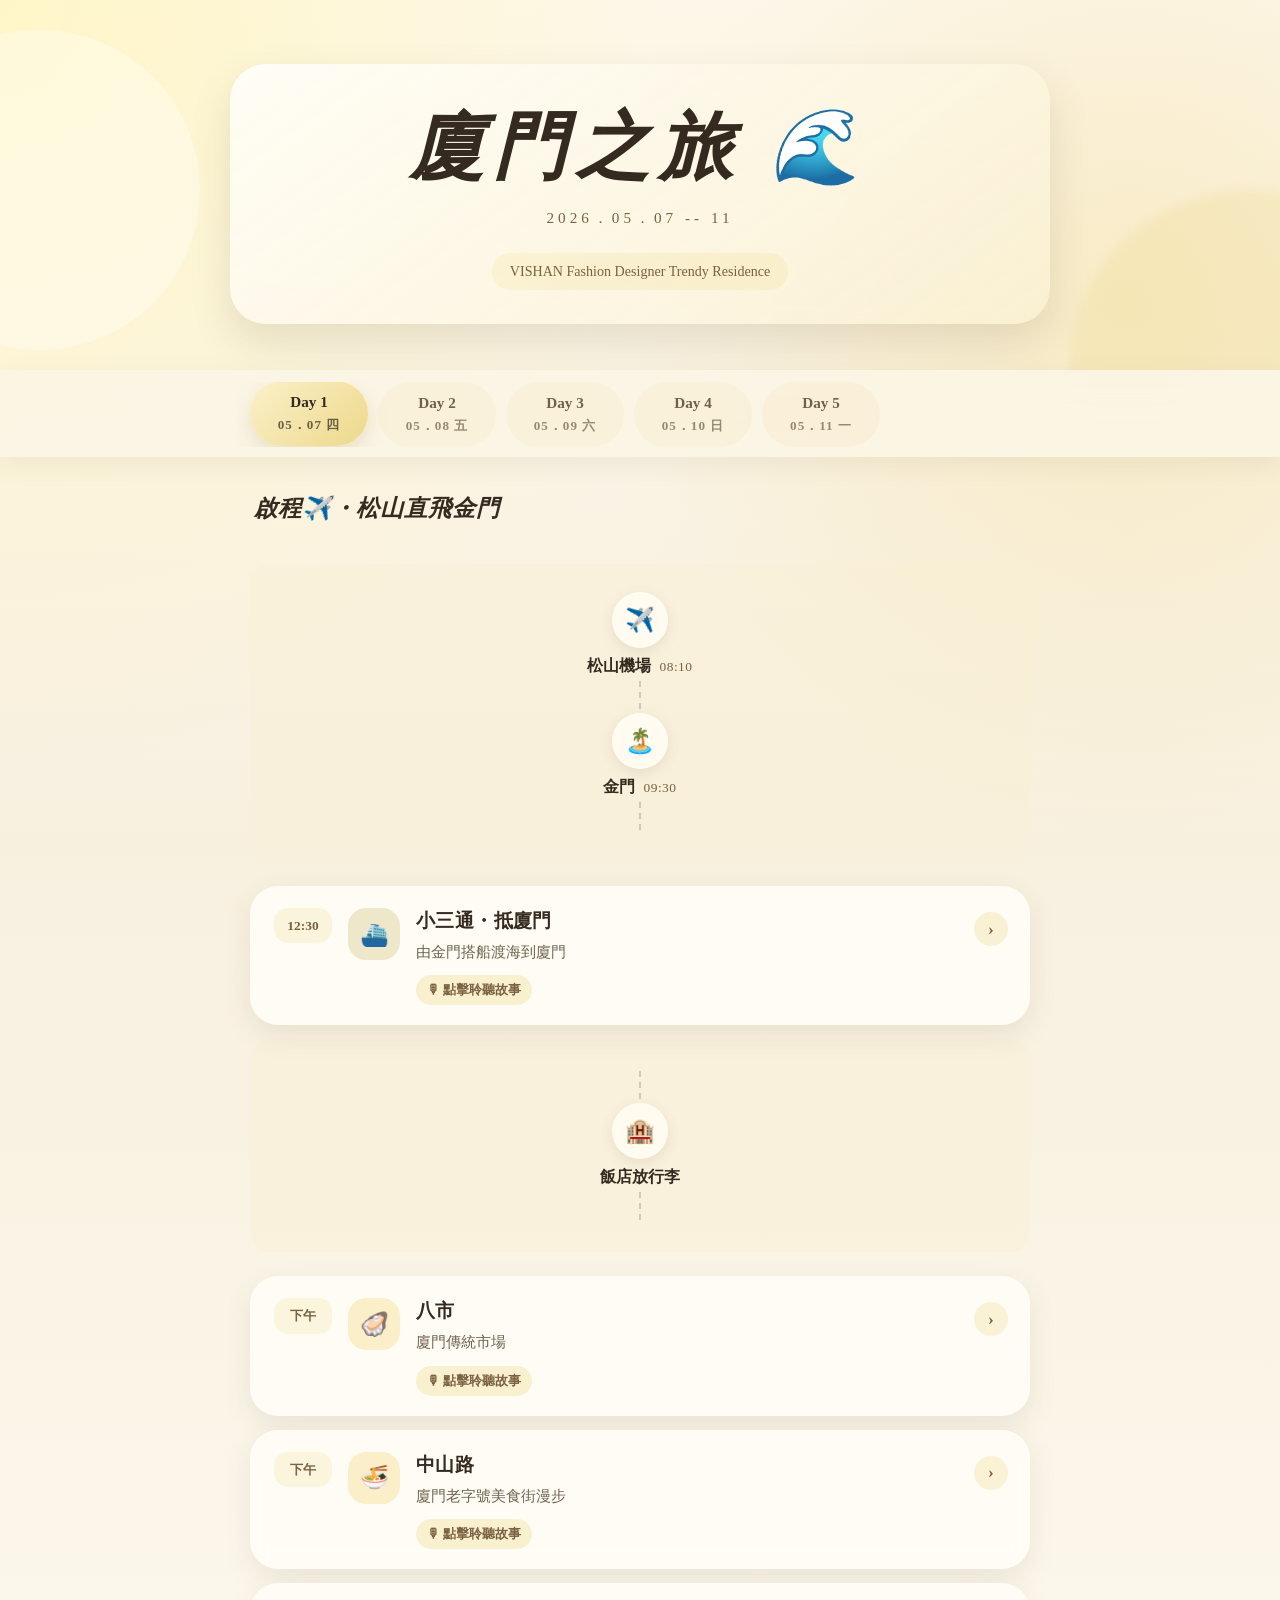
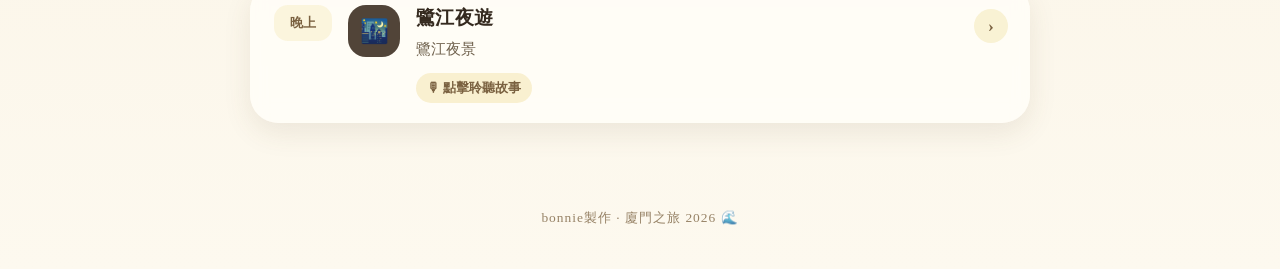
<file: index_bk.html>
<!DOCTYPE html>
<html lang="zh-TW">
<head>
  <meta charset="UTF-8" />
  <meta name="viewport" content="width=device-width, initial-scale=1.0" />
  <title>廈門之旅 ✈️</title>
  <meta property="og:title" content="🌊廈門之旅 " />
  <meta property="og:description" content="探索廈門的美麗風景和豐富文化" />
  <meta property="og:type" content="website" />
  <style>
    * { box-sizing: border-box; margin: 0; padding: 0; }

    :root {
      --butter: #f4e7a8;
      --butter-soft: #fbf1ca;
      --goose: #edd88a;
      --cream: #fcf7eb;
      --paper: #fffdf6;
      --mist: #f6efe1;
      --olive: #8b8664;
      --olive-soft: #dfe2cc;
      --mocha: #7a6140;
      --ink: #352a1f;
      --muted: #6f614c;
      --line: #e7dbc1;
      --line-strong: #d6c49a;
      --shadow-lg: 0 18px 42px rgba(95, 76, 46, 0.14);
      --shadow-md: 0 10px 28px rgba(95, 76, 46, 0.1);
      --radius-lg: 28px;
      --radius-md: 20px;
      --radius-sm: 14px;
    }

    html { scroll-behavior: smooth; }

    body {
      font-family: "Iowan Old Style", "Palatino Linotype", "Noto Serif TC", "Songti TC", serif;
      background:
        radial-gradient(circle at left top, rgba(255, 245, 191, 0.82), transparent 34%),
        radial-gradient(circle at 88% 16%, rgba(243, 221, 150, 0.42), transparent 28%),
        linear-gradient(180deg, #fdf8ee 0%, #f8f0df 45%, #fdf9ef 100%);
      color: var(--ink);
      min-height: 100vh;
      position: relative;
    }


    /* ── Hero ── */
    .hero {
      padding: 64px 20px 46px;
      position: relative;
      overflow: hidden;
      z-index: 1;
    }
    .hero::after {
      content: '';
      position: absolute;
      width: 360px;
      height: 360px;
      right: -150px;
      bottom: -180px;
      background: rgba(237, 216, 138, 0.26);
      border-radius: 50%;
      filter: blur(4px);
    }
    .hero::before {
      content: '';
      position: absolute;
      top: 30px;
      left: -120px;
      width: 320px;
      height: 320px;
      background: rgba(255, 255, 255, 0.32);
      border-radius: 50%;
    }
    .hero-inner {
      max-width: 820px;
      margin: 0 auto;
      padding: 34px 28px;
      border-radius: 36px;
      background: linear-gradient(145deg, rgba(255, 253, 247, 0.94), rgba(250, 240, 210, 0.84));
      backdrop-filter: blur(10px);
      box-shadow: var(--shadow-lg);
      text-align: center;
      position: relative;
      overflow: hidden;
    }
    .hero-wave {
      display: inline-flex;
      align-items: center;
      justify-content: center;
      padding: 8px 14px;
      margin-bottom: 16px;
      border-radius: 999px;
      background: rgba(237, 216, 138, 0.28);
      color: var(--mocha);
      font-size: 0.76rem;
      letter-spacing: 3px;
      text-transform: uppercase;
      position: relative;
      z-index: 1;
    }
    .hero h1 {
      font-size: clamp(2.4rem, 6vw, 4.6rem);
      font-weight: 700;
      letter-spacing: 9px;
      margin-bottom: 10px;
      font-style: italic;
      color: var(--ink);
      position: relative;
      z-index: 1;
    }
    .hero-sub {
      font-size: 0.95rem;
      letter-spacing: 4px;
      color: var(--mocha);
      position: relative;
      z-index: 1;
    }
    .hero-note {
      max-width: 560px;
      margin: 20px auto 0;
      font-size: 1.06rem;
      line-height: 1.9;
      color: var(--muted);
      position: relative;
      z-index: 1;
    }
    .hero-meta {
      display: flex;
      flex-wrap: wrap;
      justify-content: center;
      gap: 12px;
      margin-top: 24px;
      position: relative;
      z-index: 1;
    }
    .hero-hotel {
      display: inline-flex;
      align-items: center;
      gap: 8px;
      padding: 10px 18px;
      background: rgba(237, 216, 138, 0.22);
      border-radius: 999px;
      font-size: 0.88rem;
      color: var(--mocha);
    }
    .hero-stamp {
      display: inline-flex;
      align-items: center;
      padding: 10px 16px;
      border-radius: 999px;
      background: rgba(237, 216, 138, 0.42);
      color: var(--ink);
      font-size: 0.86rem;
      letter-spacing: 1px;
      font-weight: 600;
    }

    /* ── Day Tabs ── */
    .tabs-wrapper {
      position: sticky;
      top: 0;
      z-index: 50;
      padding: 12px 0 10px;
      background: rgba(251, 245, 230, 0.9);
      backdrop-filter: blur(14px);
      box-shadow: 0 8px 24px rgba(95, 76, 46, 0.08);
    }
    .tabs {
      max-width: 820px;
      margin: 0 auto;
      display: flex;
      gap: 10px;
      overflow-x: auto;
      padding: 0 20px;
      scrollbar-width: none;
    }
    .tabs::-webkit-scrollbar { display: none; }
    .tab-btn {
      flex-shrink: 0;
      min-width: 118px;
      padding: 12px 18px;
      border-radius: 999px;
      border: none;
      background: rgba(244, 231, 193, 0.32);
      cursor: pointer;
      font-size: 0.95rem;
      font-weight: 600;
      color: var(--muted);
      transition: all 0.2s;
      white-space: nowrap;
      font-family: inherit;
    }
    .tab-btn.active {
      background: linear-gradient(135deg, var(--butter-soft), var(--goose));
      color: var(--ink);
      box-shadow: 0 8px 20px rgba(173, 145, 88, 0.22);
      transform: translateY(-1px);
    }
    .tab-btn .tab-date {
      display: block;
      margin-top: 5px;
      font-size: 0.82rem;
      letter-spacing: 1px;
      opacity: 0.72;
    }

    /* ── Day Sections ── */
    .content {
      max-width: 820px;
      margin: 0 auto;
      padding: 28px 20px 72px;
      position: relative;
      z-index: 1;
    }
    .intro-card {
      position: relative;
      margin-bottom: 28px;
      padding: 24px 24px 22px;
      border-radius: var(--radius-lg);
      background: rgba(255, 252, 244, 0.88);
      box-shadow: var(--shadow-md);
    }
    .intro-label {
      display: inline-block;
      margin-bottom: 12px;
      color: var(--mocha);
      font-size: 0.78rem;
      letter-spacing: 3px;
      text-transform: uppercase;
    }
    .intro-card p {
      max-width: 650px;
      font-size: 1rem;
      line-height: 1.95;
      color: var(--muted);
    }
    .day-section { display: none; }
    .day-section.active {
      display: block;
      animation: fadeUp 0.45s ease;
    }

    .day-header {
      display: flex;
      align-items: center;
      gap: 12px;
      margin: 8px 4px 24px;
      padding-bottom: 16px;
    }
    .day-badge {
      background: var(--ink);
      color: var(--paper);
      font-size: 0.76rem;
      font-weight: 700;
      padding: 8px 13px;
      border-radius: 999px;
      letter-spacing: 2px;
    }
    .day-title {
      font-size: 1.45rem;
      font-weight: 700;
      color: var(--ink);
      font-style: italic;
      letter-spacing: 1px;
    }
    .day-charter {
      font-size: 0.82rem;
      padding: 8px 12px;
      background: rgba(237, 216, 138, 0.38);
      color: var(--mocha);
      border-radius: 999px;
      font-weight: 600;
      margin-left: auto;
    }

    /* ── Stop Card ── */
    .stop-card {
      position: relative;
      background: rgba(255, 253, 248, 0.9);
      border-radius: var(--radius-lg);
      box-shadow: var(--shadow-md);
      margin-bottom: 14px;
      overflow: hidden;
      transition: transform 0.22s ease, box-shadow 0.22s ease;
      backdrop-filter: blur(8px);
    }
    .stop-card:hover {
      transform: translateY(-2px);
      box-shadow: var(--shadow-lg);
    }
    .stop-card.open {
      box-shadow: 0 20px 40px rgba(95, 76, 46, 0.16);
      background: linear-gradient(180deg, rgba(255, 254, 250, 0.98), rgba(252, 246, 227, 0.94));
    }

    .stop-header {
      display: flex;
      align-items: flex-start;
      gap: 16px;
      padding: 22px 22px 20px 24px;
      cursor: pointer;
    }
    .stop-header:focus-visible {
      outline: 2px solid rgba(173, 145, 88, 0.72);
      outline-offset: -2px;
    }
    .stop-time {
      min-width: 58px;
      padding: 9px 10px;
      border-radius: var(--radius-sm);
      background: rgba(237, 216, 138, 0.24);
      color: var(--mocha);
      text-align: center;
      font-size: 0.84rem;
      font-weight: 700;
      line-height: 1.3;
    }
    .stop-time:empty {
      opacity: 0;
    }
    .stop-icon {
      width: 52px;
      height: 52px;
      border-radius: 18px;
      display: flex;
      align-items: center;
      justify-content: center;
      font-size: 1.45rem;
      flex-shrink: 0;
    }
    .stop-info {
      flex: 1;
      min-width: 0;
    }
    .stop-name {
      font-size: 1.18rem;
      font-weight: 700;
      margin-bottom: 5px;
      color: var(--ink);
      letter-spacing: 0.4px;
    }
    .stop-note {
      font-size: 0.96rem;
      color: var(--muted);
      line-height: 1.72;
    }
    .stop-arrow {
      width: 34px;
      height: 34px;
      border-radius: 50%;
      display: flex;
      align-items: center;
      justify-content: center;
      font-size: 1.1rem;
      color: var(--mocha);
      background: rgba(237, 216, 138, 0.32);
      transition: transform 0.25s;
      font-weight: 600;
      margin-top: 4px;
    }
    .stop-card.open .stop-arrow {
      transform: rotate(90deg);
      background: var(--goose);
    }

    /* audio badge */
    .audio-badge {
      display: inline-flex;
      align-items: center;
      gap: 6px;
      font-size: 0.82rem;
      padding: 6px 11px;
      border-radius: 999px;
      background: rgba(237, 216, 138, 0.36);
      color: var(--mocha);
      font-weight: 700;
      margin-top: 10px;
    }
    .audio-badge.pending {
      background: rgba(220, 218, 202, 0.6);
      color: #6c6a54;
    }

    /* ── Expanded Panel ── */
    .stop-panel {
      max-height: 0;
      overflow: hidden;
      transition: max-height 0.4s ease;
    }
    .stop-card.open .stop-panel {
      max-height: 3000px;
    }
    .stop-panel-inner { padding: 18px 24px 24px; }

    /* ── Story Text ── */
    .stop-desc {
      font-size: 1.05rem;
      line-height: 1.9;
      color: var(--muted);
      max-height: 0;
      overflow: hidden;
      transition: max-height 0.45s ease, margin 0.45s ease, padding 0.45s ease;
      background: rgba(251, 245, 224, 0.7);
      border-radius: var(--radius-md);
      padding: 0 18px;
    }
    .stop-desc.open {
      max-height: 3000px;
      margin-top: 16px;
      padding: 18px;
    }
    .stop-desc p + p { margin-top: 10px; }

    /* ── Description Toggle ── */
    .desc-toggle {
      display: flex;
      align-items: center;
      justify-content: center;
      gap: 8px;
      width: 100%;
      padding: 12px 16px;
      background: rgba(237, 216, 138, 0.18);
      color: var(--mocha);
      border: none;
      border-radius: 999px;
      font-size: 0.95rem;
      font-weight: 600;
      cursor: pointer;
      transition: background 0.2s, transform 0.2s;
      margin-top: 12px;
      font-family: inherit;
    }
    .desc-toggle:hover {
      background: rgba(237, 216, 138, 0.36);
    }
    .desc-toggle.open {
      background: var(--butter-soft);
    }

    /* ── Audio Player ── */
    .audio-player {
      background: rgba(248, 239, 210, 0.6);
      border-radius: var(--radius-md);
      padding: 18px;
    }
    .audio-player-title {
      font-size: 0.92rem;
      font-weight: 700;
      color: var(--mocha);
      margin-bottom: 12px;
      display: flex;
      align-items: center;
      gap: 6px;
    }
    audio {
      width: 100%;
      height: 46px;
      border-radius: 10px;
      filter: sepia(0.18) saturate(0.86);
    }
    .audio-pending {
      background: rgba(248, 239, 210, 0.6);
      border-radius: var(--radius-md);
      padding: 18px;
      text-align: center;
    }
    .audio-pending-icon { font-size: 2rem; margin-bottom: 6px; }
    .audio-pending-text { font-size: 1rem; color: var(--mocha); font-weight: 600; }
    .audio-pending-sub { font-size: 0.88rem; color: var(--muted); margin-top: 4px; }

    /* ── Divider ── */
    .timeline-dot {
      text-align: center;
      padding: 4px 0;
      color: rgba(122, 97, 64, 0.52);
      font-size: 0.8rem;
    }

    /* ── Footer ── */
    .footer {
      position: relative;
      z-index: 1;
      text-align: center;
      padding: 0 20px 42px;
      color: rgba(122, 97, 64, 0.78);
      font-size: 0.84rem;
      letter-spacing: 1px;
    }

    /* Icon colors */
    .ic-flight { background: #f6edd3; }
    .ic-hotel  { background: #f5e1d0; }
    .ic-food   { background: #faefc9; }
    .ic-sight  { background: #ece9d9; }
    .ic-boat   { background: #efe7c9; }
    .ic-walk   { background: #f6e7ba; }
    .ic-show   { background: #f2e1d7; }
    .ic-night  { background: #514438; color: #fff7dc; }

    /* ── Journey Route Bar (vertical, centered) ── */
    .journey-bar {
      display: flex;
      flex-direction: column;
      align-items: center;
      gap: 0;
      margin-bottom: 24px;
      padding: 28px 24px;
      background: rgba(248, 239, 210, 0.42);
      border-radius: var(--radius-md);
    }
    .journey-step {
      display: flex;
      flex-direction: column;
      align-items: center;
      gap: 8px;
    }
    .journey-icon {
      width: 56px;
      height: 56px;
      border-radius: 50%;
      background: rgba(255, 252, 242, 0.95);
      display: flex;
      align-items: center;
      justify-content: center;
      font-size: 1.5rem;
      flex-shrink: 0;
      box-shadow: 0 4px 14px rgba(95, 76, 46, 0.11);
    }
    .journey-step.dest .journey-icon {
      background: rgba(237, 216, 138, 0.62);
    }
    .journey-info {
      display: flex;
      align-items: baseline;
      gap: 8px;
    }
    .journey-label {
      font-size: 1rem;
      font-weight: 700;
      color: var(--ink);
    }
    .journey-time {
      font-size: 0.84rem;
      color: var(--mocha);
      letter-spacing: 0.5px;
    }
    .journey-arrow {
      display: flex;
      justify-content: center;
      width: 2px;
      height: 28px;
      border-left: 2px dashed rgba(122, 97, 64, 0.28);
      margin: 4px 0;
    }

    /* ── Meal Info ── */
    .meal-row {
      display: flex;
      flex-wrap: wrap;
      gap: 8px;
      margin-bottom: 20px;
    }
    .meal-tag {
      display: inline-flex;
      align-items: center;
      gap: 5px;
      font-size: 0.76rem;
      padding: 5px 10px;
      border-radius: 999px;
      background: rgba(244, 231, 193, 0.5);
      color: var(--mocha);
      font-weight: 600;
    }

    @keyframes fadeUp {
      from {
        opacity: 0;
        transform: translateY(10px);
      }
      to {
        opacity: 1;
        transform: translateY(0);
      }
    }

    @media (max-width: 640px) {
      .hero {
        padding: 36px 14px 28px;
      }
      .hero-inner {
        padding: 24px 18px;
        border-radius: 28px;
      }
      .hero h1 {
        font-size: clamp(2rem, 8vw, 3rem);
        letter-spacing: 4px;
      }
      .hero-sub {
        font-size: 0.88rem;
        letter-spacing: 2px;
      }
      .hero-meta {
        gap: 8px;
      }
      .hero-hotel {
        font-size: 0.8rem;
        padding: 8px 14px;
        text-align: center;
      }
      .tabs-wrapper {
        padding: 10px 0 8px;
      }
      .tabs {
        padding: 0 14px;
        gap: 7px;
      }
      .tab-btn {
        min-width: 88px;
        padding: 10px 14px;
        font-size: 0.88rem;
      }
      .tab-btn .tab-date {
        font-size: 0.74rem;
      }
      .content {
        padding: 20px 14px 60px;
      }
      .day-header {
        flex-wrap: wrap;
        gap: 8px;
        margin-bottom: 18px;
      }
      .day-title {
        font-size: 1.22rem;
      }
      .stop-card {
        border-radius: 20px;
        margin-bottom: 10px;
      }
      .stop-header {
        gap: 11px;
        padding: 16px 16px 14px 16px;
      }
      .stop-time {
        min-width: 46px;
        padding: 7px 8px;
        font-size: 0.76rem;
        border-radius: 10px;
      }
      .stop-icon {
        width: 44px;
        height: 44px;
        border-radius: 14px;
        font-size: 1.25rem;
      }
      .stop-name {
        font-size: 1rem;
      }
      .stop-note {
        font-size: 0.88rem;
      }
      .stop-arrow {
        width: 28px;
        height: 28px;
        font-size: 1rem;
      }
      .stop-panel-inner {
        padding: 14px 16px 18px;
      }
      .stop-desc {
        font-size: 0.96rem;
        line-height: 1.82;
      }
      .audio-player, .audio-pending {
        padding: 14px;
        border-radius: 14px;
      }
      .desc-toggle {
        font-size: 0.88rem;
        padding: 10px 14px;
      }
      .journey-bar {
        padding: 22px 18px;
      }
      .journey-icon {
        width: 48px;
        height: 48px;
        font-size: 1.3rem;
      }
      .journey-label {
        font-size: 0.92rem;
      }
      .journey-time {
        font-size: 0.78rem;
      }
      .journey-arrow {
        height: 22px;
      }
      .footer {
        font-size: 0.78rem;
        padding-bottom: 36px;
      }
    }

    @media (max-width: 380px) {
      .tab-btn {
        min-width: 76px;
        padding: 9px 10px;
        font-size: 0.82rem;
      }
      .stop-header {
        gap: 9px;
        padding: 14px 12px 12px 14px;
      }
      .stop-time {
        min-width: 40px;
        font-size: 0.72rem;
      }
    }
  </style>
</head>
<body>

<!-- ── Hero ── -->
<div class="hero">
  <div class="hero-inner">
    <h1>廈門之旅 🌊</h1>
    <div class="hero-sub">2026．05．07 -- 11</div>
    <div class="hero-meta">
      <div class="hero-hotel">VISHAN Fashion Designer Trendy Residence</div>
    </div>
  </div>
</div>

<!-- ── Tabs ── -->
<div class="tabs-wrapper">
  <div class="tabs">
    <button class="tab-btn active" onclick="showDay(0)">
      Day 1<br><span class="tab-date">05．07 四</span>
    </button>
    <button class="tab-btn" onclick="showDay(1)">
      Day 2<br><span class="tab-date">05．08 五</span>
    </button>
    <button class="tab-btn" onclick="showDay(2)">
      Day 3<br><span class="tab-date">05．09 六</span>
    </button>
    <button class="tab-btn" onclick="showDay(3)">
      Day 4<br><span class="tab-date">05．10 日</span>
    </button>
    <button class="tab-btn" onclick="showDay(4)">
      Day 5<br><span class="tab-date">05．11 一</span>
    </button>
  </div>
</div>

<!-- ── Content ── -->
<div class="content">

  <!-- Day 1 -->
  <div class="day-section active" id="day-0">
    <div class="day-header">
      <span class="day-title">啟程✈️・松山直飛金門</span>
    </div>

    <!-- 出發路線 -->
    <div class="journey-bar">
      <div class="journey-step">
        <div class="journey-icon">✈️</div>
        <div class="journey-info">
          <span class="journey-label">松山機場</span>
          <span class="journey-time">08:10</span>
        </div>
      </div>
      <div class="journey-arrow"></div>
      <div class="journey-step">
        <div class="journey-icon">🏝️</div>
        <div class="journey-info">
          <span class="journey-label">金門</span>
          <span class="journey-time">09:30</span>
        </div>
      </div>
      <div class="journey-arrow"></div>
    </div>

    <!-- 小三通 -->
    <div class="stop-card" onclick="toggleCard(this)">
      <div class="stop-header">
        <div class="stop-time">12:30</div>
        <div class="stop-icon ic-boat">⛴️</div>
        <div class="stop-info">
          <div class="stop-name">小三通・抵廈門</div>
          <div class="stop-note">由金門搭船渡海到廈門</div>
          <div class="audio-badge">🎙 點擊聆聽故事</div>
        </div>
        <div class="stop-arrow">›</div>
      </div>
      <div class="stop-panel">
        <div class="stop-panel-inner">
          <div class="audio-player">
            <div class="audio-player-title">🎙 小三通</div>
            <audio controls src="audio/小三通.mp3"></audio>
          </div>
          <div class="stop-desc">
            <p>大家好，我們現在搭的這班船，走的是「小三通」航線——從金門料羅港出發，橫越台灣海峽最窄的水道，大約30分鐘就能抵達廈門。</p>
            <p>別看這段路程短短的，它背後有段很特別的歷史。金門和廈門之間的距離只有約9公里，天氣好的時候，站在金門海邊，廈門的高樓大廈肉眼就看得到。但這兩岸之間，曾經有長達半世紀完全不能往來。1949年之後，這片海峽就像一道巨大的牆，把兩岸人民隔開。1958年的「八二三砲戰」，廈門對金門打了47萬發砲彈，金門島幾乎每天都活在砲聲之下。</p>
            <p>直到2001年，「小三通」才正式開通，讓台灣人可以從金門直接進入廈門。現在每天都有幾十個航班往返，兩岸之間那道看不見的牆，終於慢慢打開了一條縫。我們今天走的這段路，短短30分鐘，承載了幾十年的歷史。</p>
          </div>
        </div>
      </div>
    </div>
    <div class="journey-bar">
      <div class="journey-arrow"></div>
      <div class="journey-step">
        <div class="journey-icon">🏨</div>
        <div class="journey-info">
          <span class="journey-label">飯店放行李</span>
        </div>
      </div>
      <div class="journey-arrow"></div>
    </div>


    <!-- 八市 -->
    <div class="stop-card" onclick="toggleCard(this)">
      <div class="stop-header">
        <div class="stop-time">下午</div>
        <div class="stop-icon ic-food">🦪</div>
        <div class="stop-info">
          <div class="stop-name">八市</div>
          <div class="stop-note">廈門傳統市場</div>
          <div class="audio-badge">🎙 點擊聆聽故事</div>
        </div>
        <div class="stop-arrow">›</div>
      </div>
      <div class="stop-panel">
        <div class="stop-panel-inner">
          <div class="audio-player">
            <div class="audio-player-title">🎙 第八市場</div>
            <audio controls src="audio/第八市場.mp3"></audio>
          </div>
          <div class="stop-desc">
            <p><strong>八市（第八市場）</strong></p>
            <p>八市的全名是「第八市場」，是廈門最有生活氣息的傳統市場，也是廈門人每天早上買菜的地方。</p>
            <p>這裡從清朝就有市場，已經有超過百年歷史。走進八市，你會看到各種叫不出名字的新鮮海產——廈門靠海，這裡的漁獲種類之多令人眼花撩亂，有各種貝類、螃蟹、魚、蝦，還有很多台灣不常見的品種。</p>
            <p>八市最迷人的地方是它的「煙火氣」——就是那種真實的、接地氣的生活感。攤販大聲叫賣、主婦們在討價還價、旁邊的早餐攤飄出沙茶麵的香味……這裡沒有刻意為觀光客設計的表演，就是廈門人最真實的日常生活。</p>
          </div>
        </div>
      </div>
    </div>

    <!-- 中山路 -->
    <div class="stop-card" onclick="toggleCard(this)">
      <div class="stop-header">
        <div class="stop-time">下午</div>
        <div class="stop-icon ic-food">🍜</div>
        <div class="stop-info">
          <div class="stop-name">中山路</div>
          <div class="stop-note">廈門老字號美食街漫步</div>
          <div class="audio-badge">🎙 點擊聆聽故事</div>
        </div>
        <div class="stop-arrow">›</div>
      </div>
      <div class="stop-panel">
        <div class="stop-panel-inner">
          <div class="audio-player">
            <div class="audio-player-title">🎙 中山路步行街</div>
            <audio controls src="audio/中山路.mp3"></audio>
          </div>
          <div class="stop-desc">
            <p>中山路是廈門最老的商業街，也是廈門人最驕傲的一條路。</p>
            <p>這條路建於1920年代，是廈門最早的現代化街道。最特別的是它的「騎樓」建築——就是把建築物的二樓延伸出來，蓋在人行道上方，讓行人不管下雨還是大太陽都可以在騎樓下行走，這是東南亞和閩南地區非常典型的建築風格，在台灣的一些老街也看得到。</p>
            <p>中山路上有廈門最老的餅店、最老的中藥行，還有各種閩南小吃。這裡也是廈門最早有電燈、有電話的地方。到了晚上，整條街的燈亮起來，騎樓的輪廓在夜色中特別漂亮。</p>
            <p>逛中山路，推薦一定要吃的是「沙茶麵」和「廈門燒肉粽」——這兩樣是廈門人的靈魂食物，和台灣的版本有些不同，味道很值得比較看看。</p>
          </div>
        </div>
      </div>
    </div>

    <!-- 鷺江夜遊 -->
    <div class="stop-card" onclick="toggleCard(this)">
      <div class="stop-header">
        <div class="stop-time">晚上</div>
        <div class="stop-icon ic-night">🌃</div>
        <div class="stop-info">
          <div class="stop-name">鷺江夜遊</div>
          <div class="stop-note">鷺江夜景</div>
          <div class="audio-badge">🎙 點擊聆聽故事</div>
        </div>
        <div class="stop-arrow">›</div>
      </div>
      <div class="stop-panel">
        <div class="stop-panel-inner">
          <div class="audio-player">
            <div class="audio-player-title">🎙 鷺江</div>
            <audio controls src="audio/鷺江夜遊.mp3"></audio>
          </div>
          <div class="stop-desc">
            <p><strong>鷺江夜遊</strong></p>
            <p>鷺江，就是廈門島和鼓浪嶼之間那片海峽。「鷺」是白鷺鷥，廈門的別稱就叫「鷺島」，因為以前島上有很多白鷺棲息。</p>
            <p>夜遊鷺江，坐在船上，左邊是廈門島璀璨的高樓夜景，右邊是鼓浪嶼靜謐的燈火，海風吹來，非常舒服。船上通常會播放南音——南音是閩南地區最古老的音樂，被稱為「中國音樂的活化石」，已經有一千多年歷史，聯合國也認定它是人類非物質文化遺產。</p>
            <p>坐在船上，聽著古老的南音，看著兩岸的燈火倒映在海面上，這是廈門給旅人最美的一個夜晚記憶。</p>
          </div>
        </div>
      </div>
    </div>
  </div>

  <!-- Day 2 -->
  <div class="day-section" id="day-1">
    <div class="day-header">
      <span class="day-title">集美・閩南文化</span>
      <span class="day-charter">🚌 包車接送</span>
    </div>

    <!-- 海上小火車 -->
    <div class="stop-card" onclick="toggleCard(this)">
      <div class="stop-header">
        <div class="stop-time"></div>
        <div class="stop-icon ic-food">🚂</div>
        <div class="stop-info">
          <div class="stop-name">海上小火車</div>
          <div class="stop-note">體驗廈門獨特的交通方式</div>
          <div class="audio-badge">🎙 點擊聆聽故事</div>
        </div>
        <div class="stop-arrow">›</div>
      </div>
      <div class="stop-panel">
        <div class="stop-panel-inner">
          <div class="audio-player">
            <div class="audio-player-title">🎙  海上小火車</div>
            <audio controls src="audio/海上地鐵.mp3"></audio>
          </div>          
          <div class="stop-desc">
            <p>我們等一下要搭的，是廈門非常特別的「地鐵3號線」，當地人叫它「海上地鐵」。</p>
            <p>為什麼叫海上地鐵呢？因為這條線有一段路段，是從海底穿越廈門海峽的——也就是說，我們坐在地鐵裡的時候，頭頂上是真實的海水！不過別擔心，隧道建得非常扎實，安全沒問題。</p>
            <p>更特別的是，從海底穿出來之後，地鐵會爬上一座高架橋，這時候車窗外就是廣闊的海景，能看到廈門港、鼓浪嶼，天氣好的話視野非常漂亮。從地底下到海面上，這種反差讓很多遊客特別驚喜，這也是為什麼這條線被選為「中國最美地鐵線路」之一。</p>
          </div>
        </div>
      </div>
    </div>

    <!-- 集美學村・大社 -->
    <div class="stop-card" onclick="toggleCard(this)">
      <div class="stop-header">
        <div class="stop-time">08:30</div>
        <div class="stop-icon ic-sight">🏛️</div>
        <div class="stop-info">
          <div class="stop-name">集美學村・大社</div>
          <div class="stop-note">陳嘉庚創辦的百年校園</div>
          <div class="audio-badge pending">🎙 故事即將上線</div>
        </div>
        <div class="stop-arrow">›</div>
      </div>
      <div class="stop-panel">
        <div class="stop-panel-inner">
          <div class="stop-desc">
            <p>集美學村，是廈門最重要的文化地標之一，也是一個充滿故事的地方。</p>
            <p>這裡是愛國華僑陳嘉庚先生一手建立的。陳嘉庚是福建人，年輕時去南洋（也就是東南亞）經商，靠著橡膠和菠蘿罐頭生意，成為當時的大富豪。但他賺到錢之後，沒有只想著自己享受，而是把大部分的財富拿來辦教育——因為他深深相信，要讓中國強大，就必須先讓老百姓受教育。</p>
            <p>他用自己的錢，在家鄉集美辦了從小學、中學、到大學的一整套學校，還蓋了圖書館、體育館、學生宿舍。最厲害的是，他後來生意遇到困難，破產了，但他還是堅持繼續辦學，甚至變賣家產、借錢也要讓學校繼續運作。他說過一句很有名的話：「死後捐獻所有財產給社會。」</p>
            <p>現在我們走進集美學村，可以看到那些融合閩南風格和南洋風格的建築，紅磚燕尾脊的屋頂，配上西式的廊柱，非常獨特。這些建築不只是好看，每一棟背後都是陳嘉庚先生用血汗錢蓋起來的。</p>
          </div>
          <div class="audio-pending">
            <div class="audio-pending-icon">🎙</div>
            <div class="audio-pending-text">景點故事錄音即將上傳</div>
            <div class="audio-pending-sub">敬請期待，精彩內容準備中…</div>
          </div>
        </div>
      </div>
    </div>

    <!-- 嘉庚公園 -->
    <div class="stop-card" onclick="toggleCard(this)">
      <div class="stop-header">
        <div class="stop-time"></div>
        <div class="stop-icon ic-sight">🌿</div>
        <div class="stop-info">
          <div class="stop-name">嘉庚公園</div>
          <div class="stop-note">緬懷華僑先賢陳嘉庚</div>
          <div class="audio-badge pending">🎙 故事即將上線</div>
        </div>
        <div class="stop-arrow">›</div>
      </div>
      <div class="stop-panel">
        <div class="stop-panel-inner">
          <div class="stop-desc">
            <p>嘉庚公園就在集美學村旁邊，是為了紀念陳嘉庚先生而建的。公園裡有他的陵墓「鰲園」，墓園的圍牆上雕刻了超過600幅的歷史浮雕，從世界史到中國史都有，據說陳嘉庚親自監督設計，花了十幾年才完成。</p>
            <p>這裡還有一座「陳嘉庚紀念館」，裡面展示了他一生的故事和珍貴文物。如果你想更了解這位了不起的老人，進去走一走非常值得。</p>
            <p>旁邊的「大社」是集美的老聚落，陳嘉庚就是在這裡出生長大的。走在老街裡，可以感受到閩南傳統聚落的生活氣息，和學村的書香氣質形成有趣的對比。</p>
          </div>
          <div class="audio-pending">
            <div class="audio-pending-icon">🎙</div>
            <div class="audio-pending-text">景點故事錄音即將上傳</div>
            <div class="audio-pending-sub">敬請期待，精彩內容準備中…</div>
          </div>
        </div>
      </div>
    </div>



    <!-- 閩南傳奇秀 -->
    <div class="stop-card" onclick="toggleCard(this)">
      <div class="stop-header">
        <div class="stop-time">14:30</div>
        <div class="stop-icon ic-show">🎭</div>
        <div class="stop-info">
          <div class="stop-name">閩南傳奇秀</div>
          <div class="stop-note">大型歷史文化實景演出</div>
          <div class="audio-badge pending">🎙 故事即將上線</div>
        </div>
        <div class="stop-arrow">›</div>
      </div>
      <div class="stop-panel">
        <div class="stop-panel-inner">
          <div class="audio-pending">
            <div class="audio-pending-icon">🎙</div>
            <div class="audio-pending-text">景點故事錄音即將上傳</div>
            <div class="audio-pending-sub">敬請期待，精彩內容準備中…</div>
          </div>
        </div>
      </div>
    </div>

    <!-- 曾安厝大街・沙波尾 -->
    <div class="stop-card" onclick="toggleCard(this)">
      <div class="stop-header">
        <div class="stop-time">傍晚</div>
        <div class="stop-icon ic-walk">🚶</div>
        <div class="stop-info">
          <div class="stop-name">曾安厝大街・沙波尾</div>
          <div class="stop-note">文青老街散步</div>
          <div class="audio-badge pending">🎙 故事即將上線</div>
        </div>
        <div class="stop-arrow">›</div>
      </div>
      <div class="stop-panel">
        <div class="stop-panel-inner">
          <div class="audio-pending">
            <div class="audio-pending-icon">🎙</div>
            <div class="audio-pending-text">景點故事錄音即將上傳</div>
            <div class="audio-pending-sub">敬請期待，精彩內容準備中…</div>
          </div>
        </div>
      </div>
    </div>

    <!-- 雙子星 -->
    <div class="stop-card" onclick="toggleCard(this)">
      <div class="stop-header">
        <div class="stop-time">晚上</div>
        <div class="stop-icon ic-night">🌟</div>
        <div class="stop-info">
          <div class="stop-name">雙子星大樓夜景</div>
          <div class="stop-note">登高俯瞰廈門璀璨夜色</div>
          <div class="audio-badge pending">🎙 故事即將上線</div>
        </div>
        <div class="stop-arrow">›</div>
      </div>
      <div class="stop-panel">
        <div class="stop-panel-inner">
          <div class="stop-desc">
            <p>廈門雙子星是廈門最新的地標建築，兩棟高達300多公尺的摩天大樓，外型像兩個並肩而立的巨人，是廈門的新天際線。</p>
            <p>站在觀景台上，整個廈門島、鼓浪嶼、廈門大橋盡收眼底，夜景尤其壯觀。白天你看的是集美學村、中山路這些老廈門的故事；晚上站在這裡，看的是廈門的未來。新與舊的對比，是廈門這座城市最有趣的地方。</p>
          </div>
          <div class="audio-pending">
            <div class="audio-pending-icon">🎙</div>
            <div class="audio-pending-text">景點故事錄音即將上傳</div>
            <div class="audio-pending-sub">敬請期待，精彩內容準備中…</div>
          </div>
        </div>
      </div>
    </div>
  </div>

  <!-- Day 3 -->
  <div class="day-section" id="day-2">
    <div class="day-header">
      <span class="day-title">土樓之旅・雲水謠</span>
      <span class="day-charter">🚌 包車接送</span>
    </div>

    <!-- 雲水謠 -->
    <div class="stop-card" onclick="toggleCard(this)">
      <div class="stop-header">
        <div class="stop-time">07:30</div>
        <div class="stop-icon ic-sight">🌄</div>
        <div class="stop-info">
          <div class="stop-name">雲水謠景區</div>
          <div class="stop-note">世界遺產・千年古榕</div>
          <div class="audio-badge pending">🎙 故事即將上線</div>
        </div>
        <div class="stop-arrow">›</div>
      </div>
      <div class="stop-panel">
        <div class="stop-panel-inner">
          <div class="stop-desc">
            <p>土樓是福建山區客家人和閩南人蓋的大型圓形或方形建築，一棟樓裡可以住幾十戶人家，是幾百年前人們為了防盜、防野獸、大家族共同生活而發展出來的獨特建築形式，2008年被列為世界文化遺產。</p>
            <p>雲水謠是附近的一條古道和溪流，兩岸有幾百年樹齡的大榕樹，樹根盤根錯節，非常壯觀。這裡也是電影《雲水謠》的拍攝地，那是一部關於兩岸情感的愛情電影。</p>
          </div>
          <div class="audio-pending">
            <div class="audio-pending-icon">🎙</div>
            <div class="audio-pending-text">景點故事錄音即將上傳</div>
            <div class="audio-pending-sub">敬請期待，精彩內容準備中…</div>
          </div>
        </div>
      </div>
    </div>

    <!-- 和貴樓 -->
    <div class="stop-card" onclick="toggleCard(this)">
      <div class="stop-header">
        <div class="stop-time"></div>
        <div class="stop-icon ic-sight">🏯</div>
        <div class="stop-info">
          <div class="stop-name">和貴樓</div>
          <div class="stop-note">建在沼澤上的神奇土樓</div>
          <div class="audio-badge pending">🎙 故事即將上線</div>
        </div>
        <div class="stop-arrow">›</div>
      </div>
      <div class="stop-panel">
        <div class="stop-panel-inner">
          <div class="stop-desc">
            <p>和貴樓是土樓裡的一個奇蹟——它蓋在沼澤地上！建造者打了200多根松木樁插進沼澤裡當地基，整棟樓就這樣「漂浮」在軟泥上，蓋好至今已有將近300年，樓還是穩穩的，用筷子插進樓內地面，還會感覺到地面在輕微搖動。</p>
          </div>
          <div class="audio-pending">
            <div class="audio-pending-icon">🎙</div>
            <div class="audio-pending-text">景點故事錄音即將上傳</div>
            <div class="audio-pending-sub">敬請期待，精彩內容準備中…</div>
          </div>
        </div>
      </div>
    </div>

    <!-- 懷遠樓 -->
    <div class="stop-card" onclick="toggleCard(this)">
      <div class="stop-header">
        <div class="stop-time"></div>
        <div class="stop-icon ic-sight">🏯</div>
        <div class="stop-info">
          <div class="stop-name">懷遠樓</div>
          <div class="stop-note">精美雕刻・方形土樓</div>
          <div class="audio-badge pending">🎙 故事即將上線</div>
        </div>
        <div class="stop-arrow">›</div>
      </div>
      <div class="stop-panel">
        <div class="stop-panel-inner">
          <div class="stop-desc">
            <p>懷遠樓以精緻的雕刻和彩繪聞名，內部保存非常完好，被稱為「土樓中的藝術品」。</p>
          </div>
          <div class="audio-pending">
            <div class="audio-pending-icon">🎙</div>
            <div class="audio-pending-text">景點故事錄音即將上傳</div>
            <div class="audio-pending-sub">敬請期待，精彩內容準備中…</div>
          </div>
        </div>
      </div>
    </div>

    <!-- 午餐 -->
    <div class="stop-card" onclick="toggleCard(this)">
      <div class="stop-header">
        <div class="stop-time">12:00</div>
        <div class="stop-icon ic-food">🥢</div>
        <div class="stop-info">
          <div class="stop-name">午餐</div>
          <div class="stop-note">客家風味料理</div>
          <div class="audio-badge pending">🎙 故事即將上線</div>
        </div>
        <div class="stop-arrow">›</div>
      </div>
      <div class="stop-panel">
        <div class="stop-panel-inner">
          <div class="audio-pending">
            <div class="audio-pending-icon">🎙</div>
            <div class="audio-pending-text">景點故事錄音即將上傳</div>
            <div class="audio-pending-sub">敬請期待，精彩內容準備中…</div>
          </div>
        </div>
      </div>
    </div>

    <!-- 田螺坑 + 裕昌樓 -->
    <div class="stop-card" onclick="toggleCard(this)">
      <div class="stop-header">
        <div class="stop-time">下午</div>
        <div class="stop-icon ic-sight">📸</div>
        <div class="stop-info">
          <div class="stop-name">田螺坑景區・裕昌樓</div>
          <div class="stop-note">上下景觀台拍照・最古老土樓</div>
          <div class="audio-badge pending">🎙 故事即將上線</div>
        </div>
        <div class="stop-arrow">›</div>
      </div>
      <div class="stop-panel">
        <div class="stop-panel-inner">
          <div class="stop-desc">
            <p><strong>田螺坑景區</strong></p>
            <p>田螺坑土樓群，是所有土樓裡最「上鏡」的一個組合——四個圓樓加一個方樓，分佈在山坡上，從高處俯瞰，像是從天上撒下來的幾枚銅錢，又像是一朵盛開的梅花。</p>
            <p>這個組合太特別了，2008年北京奧運的主題郵票，用的就是田螺坑土樓群的圖案。有美國衛星第一次拍到這裡的時候，還以為這是中國的秘密核武基地——因為那幾個完美的圓形實在太整齊了！後來美方派人來一看，才發現是幾百年前農民蓋的房子，哭笑不得。</p>
            <p>上下兩個觀景台各有不同角度，上台看全景、下台感受土樓的壯觀尺度，兩個都值得去。</p>
            <p><strong>裕昌樓</strong></p>
            <p>裕昌樓是現存最古老的土樓，建於元朝末年，距今大約有700年歷史！</p>
            <p>最神奇的地方是它的柱子——整棟樓的柱子和樓梯都是歪的，最大的傾斜角度有15度，看起來隨時要倒塌，但就這樣歪了700年還沒倒。據說是當初建造時工匠技術不夠精準，結果反而歪出了一種奇特的美感，當地人叫它「東歪西倒樓」。</p>
            <p>站在樓裡往上看，那些傾斜的木頭結構有一種魔幻的視覺效果，非常難忘。</p>
          </div>
          <div class="audio-pending">
            <div class="audio-pending-icon">🎙</div>
            <div class="audio-pending-text">景點故事錄音即將上傳</div>
            <div class="audio-pending-sub">敬請期待，精彩內容準備中…</div>
          </div>
        </div>
      </div>
    </div>
  </div>

  <!-- Day 4 -->
  <div class="day-section" id="day-3">
    <div class="day-header">
      <span class="day-title">鼓浪嶼・慢遊一整天</span>
    </div>

    <!-- 前往鼓浪嶼 -->
    <div class="stop-card" onclick="toggleCard(this)">
      <div class="stop-header">
        <div class="stop-time">08:30</div>
        <div class="stop-icon ic-boat">⛴️</div>
        <div class="stop-info">
          <div class="stop-name">前往鼓浪嶼</div>
          <div class="stop-note">世界文化遺產小島・無車天堂</div>
          <div class="audio-badge pending">🎙 故事即將上線</div>
        </div>
        <div class="stop-arrow">›</div>
      </div>
      <div class="stop-panel">
        <div class="stop-panel-inner">
          <div class="stop-desc">
            <p>鼓浪嶼，是廈門最浪漫的地方，也是中國最特別的小島之一。</p>
            <p>這個只有1.8平方公里的小島，步行一圈大概兩個小時，島上沒有汽車，只有步行和少數電動車。鼓浪嶼的名字來自島上一塊會發出鼓聲的礁石——每當漲潮，海浪打進礁石縫隙，就會發出「咚咚咚」的聲音，像鑼鼓在響。</p>
            <p>19世紀末，鼓浪嶼成為各國租界，英國、美國、德國、日本等13個國家先後在這裡設立領事館，帶來了各式各樣的西洋建築。所以今天走在鼓浪嶼，你會看到哥德式教堂、巴洛克式別墅、閩南紅磚老厝混在一起，非常奇特。</p>
            <p>鼓浪嶼還有一個特別的稱號：「鋼琴之島」。這裡的居民特別愛音樂，據說島上一度每40個人就有一台鋼琴，走在小巷裡，常常可以聽到不知哪戶人家傳出的琴聲。2017年，鼓浪嶼正式被列為世界文化遺產。</p>
          </div>
          <div class="audio-pending">
            <div class="audio-pending-icon">🎙</div>
            <div class="audio-pending-text">景點故事錄音即將上傳</div>
            <div class="audio-pending-sub">敬請期待，精彩內容準備中…</div>
          </div>
        </div>
      </div>
    </div>

    <!-- 島上漫步 -->
    <div class="stop-card" onclick="toggleCard(this)">
      <div class="stop-header">
        <div class="stop-time">全天</div>
        <div class="stop-icon ic-walk">🌺</div>
        <div class="stop-info">
          <div class="stop-name">島上慵懶漫步</div>
          <div class="stop-note">只能步行・隨意探索老洋樓</div>
          <div class="audio-badge pending">🎙 故事即將上線</div>
        </div>
        <div class="stop-arrow">›</div>
      </div>
      <div class="stop-panel">
        <div class="stop-panel-inner">
          <div class="audio-pending">
            <div class="audio-pending-icon">🎙</div>
            <div class="audio-pending-text">景點故事錄音即將上傳</div>
            <div class="audio-pending-sub">敬請期待，精彩內容準備中…</div>
          </div>
        </div>
      </div>
    </div>

    <!-- 回廈門 -->
    <div class="stop-card" onclick="toggleCard(this)">
      <div class="stop-header">
        <div class="stop-time">19:00</div>
        <div class="stop-icon ic-boat">⛴️</div>
        <div class="stop-info">
          <div class="stop-name">回廈門本島</div>
          <div class="stop-note">晚上自由活動</div>
          <div class="audio-badge pending">🎙 故事即將上線</div>
        </div>
        <div class="stop-arrow">›</div>
      </div>
      <div class="stop-panel">
        <div class="stop-panel-inner">
          <div class="audio-pending">
            <div class="audio-pending-icon">🎙</div>
            <div class="audio-pending-text">景點故事錄音即將上傳</div>
            <div class="audio-pending-sub">敬請期待，精彩內容準備中…</div>
          </div>
        </div>
      </div>
    </div>
  </div>

  <!-- Day 5 -->
  <div class="day-section" id="day-4">
    <div class="day-header">
      <span class="day-title">南普陀・✈️ 金門飛台</span>
    </div>

    <!-- 南普陀 -->
    <div class="stop-card" onclick="toggleCard(this)">
      <div class="stop-header">
        <div class="stop-time">08:30</div>
        <div class="stop-icon ic-sight">🛕</div>
        <div class="stop-info">
          <div class="stop-name">南普陀寺</div>
          <div class="stop-note">千年古剎・祈福靈驗</div>
          <div class="audio-badge pending">🎙 故事即將上線</div>
        </div>
        <div class="stop-arrow">›</div>
      </div>
      <div class="stop-panel">
        <div class="stop-panel-inner">
          <div class="stop-desc">
            <p>南普陀寺，是廈門最重要的佛教聖地，也是閩南佛教文化的中心。</p>
            <p>這座寺廟建於唐朝，距今超過一千年，依山而建，背靠五老峰，面朝大海，風水極佳。「南普陀」這個名字，是因為供奉觀世音菩薩，而觀音菩薩的道場在浙江普陀山，這裡在普陀山之南，所以叫「南普陀」。</p>
            <p>寺裡香火鼎盛，每天都有大批信徒和遊客前來。這裡有一樣東西全中國聞名——就是南普陀的「素菜」。南普陀寺的素食料理，是中國最有名的素食之一，廚師用豆腐、蔬菜、素材，做出「假雞」「假魚」「假螃蟹」，造型惟妙惟肖、口感細膩，連不吃素的人都讚不絕口。如果有機會，非常推薦在這裡吃一頓素齋。</p>
          </div>
          <div class="audio-pending">
            <div class="audio-pending-icon">🎙</div>
            <div class="audio-pending-text">景點故事錄音即將上傳</div>
            <div class="audio-pending-sub">敬請期待，精彩內容準備中…</div>
          </div>
        </div>
      </div>
    </div>

    <!-- 回程路線 -->
    <div class="journey-bar">
      <div class="journey-arrow"></div>
      <div class="journey-step">
        <div class="journey-icon">⛴️</div>
        <div class="journey-info">
          <span class="journey-label">小三通</span>
          <span class="journey-time">13:00</span>
        </div>
      </div>
      <div class="journey-arrow"></div>
      <div class="journey-step">
        <div class="journey-icon">✈️</div>
        <div class="journey-info">
          <span class="journey-label">金門起飛</span>
          <span class="journey-time">16:40</span>
        </div>
      </div>
      <div class="journey-arrow"></div>
      <div class="journey-step dest">
        <div class="journey-icon">🏠</div>
        <div class="journey-info">
          <span class="journey-label">松山機場</span>
          <span class="journey-time">17:50</span>
        </div>
      </div>
    </div>
  </div>

</div><!-- /content -->

<div class="footer">bonnie製作 · 廈門之旅 2026 🌊</div>

<script>
  function resetCard(card) {
    card.classList.remove('open');
    card.querySelectorAll('.stop-desc.open').forEach(desc => desc.classList.remove('open'));
    card.querySelectorAll('.desc-toggle').forEach(btn => {
      btn.classList.remove('open');
      const arrow = btn.querySelector('span');
      if (arrow) arrow.textContent = '▼';
    });
  }

  function showDay(idx) {
    document.querySelectorAll('.day-section').forEach((s, i) => {
      s.classList.toggle('active', i === idx);
    });
    document.querySelectorAll('.tab-btn').forEach((b, i) => {
      b.classList.toggle('active', i === idx);
    });
    // Close all open cards when switching days
    document.querySelectorAll('.stop-card.open').forEach(resetCard);
  }

  function toggleCard(card) {
    const wasOpen = card.classList.contains('open');
    // Close siblings
    card.closest('.day-section').querySelectorAll('.stop-card.open').forEach(resetCard);
    if (!wasOpen) card.classList.add('open');
  }

  document.querySelectorAll('.stop-card').forEach(function(card) {
    card.removeAttribute('onclick');
    const header = card.querySelector('.stop-header');
    if (header) {
      header.setAttribute('role', 'button');
      header.setAttribute('tabindex', '0');
      header.addEventListener('click', function() {
        toggleCard(card);
      });
      header.addEventListener('keydown', function(e) {
        if (e.key === 'Enter' || e.key === ' ') {
          e.preventDefault();
          toggleCard(card);
        }
      });
    }
  });

  // 自動為每個景點文字加上「展開介紹」按鈕
  document.querySelectorAll('.stop-desc').forEach(function(desc) {
    var btn = document.createElement('button');
    btn.type = 'button';
    btn.className = 'desc-toggle';
    btn.innerHTML = '📖 閱讀景點介紹 &nbsp;<span>▼</span>';
    btn.onclick = function(e) {
      e.stopPropagation();
      var isOpen = desc.classList.contains('open');
      desc.classList.toggle('open');
      this.classList.toggle('open', !isOpen);
      this.querySelector('span').textContent = isOpen ? '▼' : '▲';
    };
    desc.parentNode.insertBefore(btn, desc);
  });

  // ── How to add audio when ready ──────────────────────────────────────────
  // 1. Put your .mp3 files in the /audio folder, e.g. audio/gulangyu.mp3
  // 2. Find the card you want (by name) and change the .stop-panel-inner
  //    from <div class="audio-pending">...</div>
  //    to:
  //    <div class="audio-player">
  //      <div class="audio-player-title">🎙 景點故事</div>
  //      <audio controls src="audio/gulangyu.mp3"></audio>
  //    </div>
  // 3. Also change the .audio-badge class from "pending" to just "audio-badge":
  //    <div class="audio-badge">🎙 點擊聆聽故事</div>
  // ─────────────────────────────────────────────────────────────────────────
</script>
</body>
</html>
</file>
<file: style.css>
:root {
  --cream: #f5fafb;
  --paper: #f8fdff;
  --light-gray: #e8f4f8;
  --border: #cce4ee;
  --primary: #4a7a8a;
  --primary2: #6a9aaa;
  --primary-light: #dff0f5;
  --primary-mid: #c8e4ee;
  --dark: #1e3040;
  --gray: #4a6878;
  --card-shadow: 0 2px 20px rgba(40,100,130,0.09);
  /* 鵝黃 */
  --yellow: #f0d060;
  --yellow-light: #fdf7d6;
  --yellow-mid: #e8c840;
  /* 海洋藍跳色 */
  --ocean: #7ab8d4;
  --ocean-light: #e8f4f9;
  --ocean-mid: #5a9ab8;
  --ocean-pale: #f0f8fc;
  --timeline-line: rgba(122,184,212,0.42);
  --timeline-line-strong: rgba(90,154,184,0.9);
  --timeline-glow: rgba(122,184,212,0.16);
}

* { margin:0; padding:0; box-sizing:border-box; }
html {
  font-size: 17px;
  scroll-behavior: smooth;
  -webkit-text-size-adjust: auto;
  text-size-adjust: auto;
}
body {
  font-family: 'Noto Sans TC', sans-serif;
  font-size: 1rem;
  background: var(--cream);
  color: var(--dark);
  background-image:
    radial-gradient(ellipse at 15% 40%, rgba(122,184,212,0.07) 0%, transparent 55%),
    radial-gradient(ellipse at 85% 15%, rgba(90,154,184,0.05) 0%, transparent 50%);
}

/* === HERO 海島版 === */
.hero {
  height: 100vh; min-height: 600px;
  background: linear-gradient(155deg, #e8f4f9 0%, #c8e8f5 40%, #a8d8ee 70%, #d4e8ee 100%);
  position: relative; display: flex;
  align-items: center; justify-content: center; text-align: center;
  overflow: hidden;
}
.hero-bg {
  position: absolute; inset: 0;
  background-image: url('https://images.unsplash.com/photo-1558618666-fcd25c85cd64?w=1920&q=80');
  background-size: cover; background-position: center;
  opacity: 0.18; mix-blend-mode: multiply;
}
.hero-overlay {
  position: absolute; inset: 0;
  background: linear-gradient(to bottom,
    rgba(232,244,249,0.2) 0%,
    rgba(168,216,238,0.25) 50%,
    rgba(212,232,238,0.55) 100%);
}
.hero::before {
  content: ''; position: absolute; inset: 2rem;
  border: 1px solid rgba(122,184,212,0.5);
  pointer-events: none; z-index: 1;
}
.hero::after {
  content: ''; position: absolute; inset: 2.4rem;
  border: 1px solid rgba(122,184,212,0.25);
  pointer-events: none; z-index: 1;
}
.hero-content { position: relative; z-index: 2; padding: 2rem; }
.hero-tag {
  display: inline-block;
  border: 1px solid var(--ocean);
  background: rgba(122,184,212,0.15);
  padding: 0.4rem 1.4rem;
  font-size: 0.68rem; letter-spacing: 0.35em;
  color: var(--primary); text-transform: uppercase;
  margin-bottom: 2rem; font-weight: 500;
}
.hero h1 {
  font-family: 'DM Serif Display', serif;
  font-size: clamp(4rem, 12vw, 9rem);
  color: var(--dark); line-height: 0.95;
  letter-spacing: -0.02em;
}
.hero h1 em { color: var(--ocean-mid); font-style: italic; }
.hero-sub {
  margin-top: 1.5rem; font-size: 0.85rem;
  color: var(--gray); letter-spacing: 0.25em; font-weight: 300;
}
.hero-stats {
  display: flex; gap: 3rem; justify-content: center;
  margin-top: 3rem; padding-top: 2rem;
  border-top: 1px solid var(--ocean);
}
.hero-stat .num {
  font-family: 'Cormorant Garamond', serif;
  font-size: 2.5rem; color: var(--dark); font-weight: 300;
}
.hero-stat .lbl {
  font-size: 0.65rem; color: var(--ocean-mid);
  letter-spacing: 0.18em; text-transform: uppercase; margin-top: 0.2rem;
}
.hero-scroll {
  position: absolute; bottom: 2.5rem; left: 50%; transform: translateX(-50%);
  color: var(--ocean-mid); font-size: 0.65rem; letter-spacing: 0.3em;
  display: flex; flex-direction: column; align-items: center; gap: 0.6rem; z-index: 2;
  animation: bounce 2.5s ease-in-out infinite;
}
@keyframes bounce { 0%,100%{transform:translateX(-50%) translateY(0)} 50%{transform:translateX(-50%) translateY(7px)} }

/* === DAY NAV === */
.day-nav {
  position: sticky; top: 0; z-index: 100;
  background: var(--paper);
  border-bottom: 1px solid var(--border);
  box-shadow: 0 2px 12px rgba(40,100,130,0.07);
  display: flex; overflow-x: auto; -webkit-overflow-scrolling: touch;
}
.day-nav::-webkit-scrollbar { display: none; }
.day-btn {
  flex-shrink: 0;
  padding: 1.1rem 1.8rem; border: none; background: none;
  font-size: 0.82rem; font-family: 'Noto Sans TC', sans-serif;
  cursor: pointer; white-space: nowrap;
  border-bottom: 2px solid transparent;
  color: #9ab8c8; transition: all 0.25s; font-weight: 300;
  letter-spacing: 0.05em;
}
.day-btn:hover { color: var(--ocean-mid); }
.day-btn.active {
  border-bottom-color: var(--ocean-mid);
  color: var(--primary); font-weight: 500;
  background: var(--ocean-light);
}

/* === LAYOUT === */
.container { max-width: 1000px; margin: 0 auto; padding: 3.5rem 1.5rem; }
.section-title {
  font-family: 'Cormorant Garamond', serif;
  font-size: clamp(2rem, 4vw, 2.8rem);
  margin-bottom: 0.5rem; font-weight: 400; color: var(--dark);
}

/* === DAY CONTENT === */
.day-content { display: none; }
.day-content.active { display: block; animation: fadeUp 0.45s ease; }
@keyframes fadeUp { from { opacity:0; transform:translateY(14px); } to { opacity:1; transform:translateY(0); } }

.day-header {
  margin-bottom: 2.5rem; padding-bottom: 1.5rem;
  border-bottom: 2px solid var(--ocean);
  display: flex; align-items: flex-end; gap: 2rem;
}
.day-header-left { flex: 1; }
.day-num { font-size: 0.68rem; color: var(--ocean-mid); letter-spacing: 0.3em; text-transform: uppercase; font-weight: 500; }
.day-theme { font-family: 'Cormorant Garamond', serif; font-size: 2.2rem; margin: 0.3rem 0; font-weight: 400; }
.day-date { font-size: 0.85rem; color: var(--gray); font-weight: 300; }
.day-header-deco {
  font-family: 'Cormorant Garamond', serif;
  font-size: 5rem; color: var(--primary-mid);
  font-style: italic; line-height: 1; font-weight: 300; user-select: none;
}

/* === TIMELINE === */
.timeline { position: relative; padding-left: 4rem; }
.timeline::before {
  display: none;
}
.tl-item {
  position: relative;
  padding-bottom: 2rem;
}
.tl-item:last-child { padding-bottom: 0; }
.tl-item::before {
  content: '';
  position: absolute;
  left: -2.85rem;
  top: 1.55rem;
  bottom: -1.55rem;
  width: 2px;
  border-radius: 999px;
  background: var(--timeline-line-strong);
}
.tl-item:last-child::before { display: none; }
.tl-dot {
  position: absolute;
  left: -3.42rem;
  top: 0.95rem;
  width: 1.15rem;
  height: 1.15rem;
  border-radius: 50%;
  background: linear-gradient(180deg, rgba(255,255,255,0.98), rgba(233,246,252,0.98));
  border: 3px solid rgba(122,184,212,0.9);
  box-shadow: 0 6px 14px rgba(40,100,130,0.12);
  z-index: 2;
}
.tl-dot::after {
  content: '';
  position: absolute;
  inset: 0.2rem;
  border-radius: 50%;
  background: linear-gradient(180deg, var(--ocean), var(--ocean-mid));
}

/* === SPOT CARD === */
.spot-card {
  position: relative;
  background: linear-gradient(180deg, rgba(248,253,255,0.98), rgba(240,248,252,0.92));
  border: 1px solid rgba(204,228,238,0.9);
  border-radius: 22px;
  box-shadow: 0 12px 34px rgba(40,100,130,0.1);
  overflow: hidden;
  display: flex;
  transition: transform 0.25s ease, box-shadow 0.25s ease, border-color 0.25s ease;
}
.spot-card::after {
  content: '';
  position: absolute;
  inset: 0;
  background: linear-gradient(135deg, rgba(255,255,255,0.24), transparent 34%, rgba(122,184,212,0.08) 100%);
  pointer-events: none;
}
.spot-card:hover {
  transform: translateY(-4px);
  border-color: rgba(122,184,212,0.5);
  box-shadow: 0 18px 42px rgba(40,100,130,0.16);
}
.spot-img-wrap {
  width: 260px;
  aspect-ratio: 16 / 9;
  flex-shrink: 0;
  overflow: hidden;
  position: relative;
}
.spot-img { width:100%; height:100%; object-fit:cover; transition:transform 0.5s; display:block; filter:sepia(8%) saturate(85%); }
.spot-carousel { position: relative; width: 100%; height: 100%; }
.spot-carousel-track { display: flex; width: 100%; height: 100%; transition: transform 0.36s ease; will-change: transform; }
.spot-carousel .spot-img { flex: 0 0 100%; }
.carousel-btn {
  position: absolute;
  top: 50%;
  transform: translateY(-50%);
  width: 2rem;
  height: 2rem;
  border-radius: 999px;
  border: 1px solid rgba(255,255,255,0.75);
  background: rgba(14, 35, 48, 0.38);
  color: #fff;
  font-size: 1.15rem;
  line-height: 1;
  cursor: pointer;
  display: flex;
  align-items: center;
  justify-content: center;
  transition: background 0.2s ease, transform 0.2s ease;
}
.carousel-btn:hover { background: rgba(14, 35, 48, 0.6); transform: translateY(-50%) scale(1.05); }
.carousel-btn--prev { left: 0.55rem; }
.carousel-btn--next { right: 0.55rem; }
.carousel-dots {
  position: absolute;
  left: 50%;
  bottom: 0.6rem;
  transform: translateX(-50%);
  display: flex;
  gap: 0.38rem;
}
.carousel-dot {
  width: 0.45rem;
  height: 0.45rem;
  border-radius: 999px;
  border: 0;
  background: rgba(255,255,255,0.55);
  cursor: pointer;
  transition: transform 0.18s ease, background 0.18s ease;
}
.carousel-dot.is-active { background: #fff; transform: scale(1.18); }
.spot-img--lujiang { object-position: 70% center; }
.spot-img--minnan { object-position: 30% center; }
.spot-img--tianluokeng {object-position: 40% center ;}
.spot-card:hover .spot-img { transform:scale(1.04); filter:sepia(0%) saturate(100%); }
.spot-card:hover .spot-img--tianluokeng { transform: scale(1.16); }
.spot-type-badge {
  position: absolute; top: 0.7rem; left: 0.7rem;
  background: rgba(240,248,252,0.88); color: var(--primary);
  font-size: 0.62rem; padding: 0.2rem 0.6rem;
  border: 1px solid rgba(122,184,212,0.4); letter-spacing: 0.1em;
  backdrop-filter: blur(4px);
  border-radius: 999px;
}
.spot-info { padding: 1.4rem 1.6rem 1.5rem; flex: 1; display: flex; flex-direction: column; }
.spot-meta {
  display: flex;
  align-items: center;
  gap: 0.8rem;
  margin-bottom: 0.65rem;
  width: fit-content;
  padding: 0.36rem 0.8rem;
  border-radius: 999px;
  background: linear-gradient(180deg, rgba(122,184,212,0.12), rgba(122,184,212,0.05));
  border: 1px solid rgba(122,184,212,0.18);
}
.spot-time { font-size: 0.72rem; color: var(--ocean-mid); font-weight: 600; letter-spacing: 0.12em; }
.spot-duration { font-size: 0.72rem; color: #aac8d8; }
.spot-title-row {
  display: flex;
  align-items: center;
  justify-content: space-between;
  gap: 0.9rem;
  margin-bottom: 0.7rem;
  flex-wrap: wrap;
}
.spot-name { font-family:'Cormorant Garamond',serif; font-size: 1.5rem; font-weight: 600; margin-bottom: 0; }
.spot-desc { font-size: 0.87rem; color: var(--gray); line-height: 1.8; flex: 1; font-weight: 300; }
.spot-footer { margin-top: 1rem; display: flex; align-items: center; gap: 0.7rem; flex-wrap: wrap; }
.btn-map {
  display: inline-flex; align-items: center; gap: 0.3rem;
  padding: 0.35rem 1rem; background: var(--ocean-light);
  border: 1px solid var(--ocean); color: var(--dark);
  cursor: pointer; font-size: 0.75rem; font-weight: 500;
  text-decoration: none; transition: all 0.2s;
  font-family: 'Noto Sans TC', sans-serif; letter-spacing: 0.05em;
}
.btn-map:hover { background: var(--ocean); color: white; border-color: var(--ocean-mid); }

/* === AUDIO STORY BTN === */
.btn-audio {
  display: inline-flex;
  align-items: center; gap: 0.45rem;
  padding: 0.46rem 0.9rem;
  background: linear-gradient(180deg, rgba(240,248,252,0.96), rgba(225,241,248,0.92));
  border: 1px solid rgba(122,184,212,0.6);
  border-radius: 999px;
  color: var(--dark); cursor: pointer;
  font-size: 0.76rem; font-weight: 600;
  font-family: 'Noto Sans TC', sans-serif;
  letter-spacing: 0.05em; transition: all 0.22s ease;
  box-shadow: 0 10px 24px rgba(122,184,212,0.15);
  white-space: nowrap;
}
.btn-audio::before {
  content: attr(data-icon);
  font-size: 0.95rem;
  line-height: 1;
}
.btn-audio:hover {
  background: linear-gradient(180deg, rgba(122,184,212,0.95), rgba(91,158,192,0.95));
  color: white;
  border-color: rgba(91,158,192,0.95);
  transform: translateY(-1px);
}
.btn-audio:disabled { opacity: 0.6; cursor: wait; }
.btn-audio[data-state="playing"] {
  background: linear-gradient(180deg, rgba(91,158,192,1), rgba(71,132,165,1)); color: white;
  animation: audioPulse 1.5s ease-in-out infinite;
}
.btn-audio[data-state="paused"] {
  background: linear-gradient(180deg, rgba(252,246,231,1), rgba(248,238,213,1));
  color: #8d5f16;
  border-color: rgba(216,181,112,0.72);
}
@media (max-width: 640px) {
  .spot-title-row {
    align-items: flex-start;
  }

  .btn-audio {
    width: fit-content;
  }
}
@keyframes audioPulse {
  0%, 100% { box-shadow: 0 0 0 0 rgba(122,184,212,0.5); }
  50%       { box-shadow: 0 0 0 8px rgba(122,184,212,0); }
}

.spot-tags { display: flex; gap: 0.4rem; flex-wrap: wrap; }
.tag { font-size: 0.68rem; padding: 0.18rem 0.6rem; background: var(--light-gray); color: var(--gray); border: 1px solid var(--border); }

/* === TIMELINE TRANSFER === */
.tl-item--transfer {
  padding-bottom: 1.2rem;
}
.tl-item--transfer::before {
  top: 0;
  bottom: -1.55rem;
}
.transfer-inline {
  display: flex;
  flex-direction: column;
  align-items: center;
  justify-content: center;
  gap: 0.18rem;
  padding: 0.15rem 0 0.35rem;
}
.transfer-ellipsis {
  width: 0.26rem;
  height: 0.26rem;
  border-radius: 50%;
  background: rgba(154, 107, 40, 0.42);
  box-shadow:
    0 0.42rem 0 rgba(154, 107, 40, 0.32),
    0 0.84rem 0 rgba(154, 107, 40, 0.22);
  margin: 0.08rem 0 0.92rem;
}
.transfer-label {
  display: flex;
  flex-direction: column;
  align-items: center;
  gap: 0.14rem;
  color: #9a6b28;
  font-size: calc(0.8rem + 3px);
  font-weight: 500;
  letter-spacing: 0.14em;
  line-height: 1.2;
}
.transfer-label-note {
  font-size: calc(0.64rem + 3px);
  font-weight: 400;
  letter-spacing: 0.04em;
  color: rgba(154, 107, 40, 0.76);
}
.transfer-label + .transfer-ellipsis {
  margin: 0.92rem 0 0.08rem;
}

/* === MEAL STRIP === */
.meal-strip {
  display: flex; gap: 1rem; margin: 1.5rem 0 2.5rem;
  background: var(--ocean-light); border: 1px solid var(--ocean);
  padding: 1rem 1.3rem; align-items: center; flex-wrap: wrap;
}
.meal-strip--stacked {
  display: grid;
  gap: 0.9rem;
  align-items: stretch;
}
.meal-row {
  display: flex;
  align-items: flex-start;
  gap: 1rem;
}
.meal-row + .meal-row {
  padding-top: 0.9rem;
  border-top: 1px solid rgba(122,184,212,0.22);
}
.meal-row .meal-label {
  flex: 0 0 3.1rem;
  margin-right: 0;
  padding-top: 0.14rem;
}
.meal-row-items {
  display: flex;
  flex: 1;
  min-width: 0;
  gap: 0.65rem 1rem;
  flex-wrap: wrap;
}
.meal-row-items--stacked {
  flex-direction: column;
  align-items: flex-start;
  gap: 0.55rem;
}
.meal-label { font-size: 0.68rem; color: var(--ocean-mid); font-weight: 600; letter-spacing: 0.2em; margin-right: 0.5rem; text-transform: uppercase; }
.meal-item { font-size: 0.84rem; color: var(--gray); font-weight: 300; }
.meal-item-link {
  text-decoration: none;
  transition: color 0.2s ease, opacity 0.2s ease;
}
.meal-item-link:hover {
  color: var(--primary);
  opacity: 0.9;
}

/* === BUDGET === */
.budget-section {
  background: var(--paper); border: 1px solid var(--border);
  border-radius: 4px; box-shadow: var(--card-shadow);
  padding: 2.5rem; margin-top: 5rem;
}
.budget-grid { display: grid; grid-template-columns: repeat(3,1fr); gap: 1rem; margin-bottom: 1.5rem; }
.budget-item {
  text-align: center; padding: 1.3rem 1rem;
  background: var(--ocean-light); border: 1px solid var(--border); transition: all 0.2s;
}
.budget-item:hover { background: var(--ocean-light); border-color: var(--ocean); }
.budget-item .b-icon { font-size: 1.4rem; margin-bottom: 0.4rem; }
.budget-item .b-label { font-size: 0.76rem; color: var(--gray); margin-bottom: 0.5rem; font-weight: 300; }
.budget-item input {
  width: 100%; text-align: center; border: none; background: none;
  font-size: 1.15rem; font-weight: 600; color: var(--primary);
  font-family: 'Cormorant Garamond', serif;
}
.budget-item input:focus { outline: none; }
.budget-total-wrap { text-align: center; padding: 1.5rem; border-top: 1px dashed var(--ocean); margin-top: 0.5rem; }
.budget-total-label { font-size: 0.8rem; color: var(--gray); margin-bottom: 0.3rem; letter-spacing: 0.1em; font-weight: 300; }
.budget-total { font-family: 'Cormorant Garamond', serif; font-size: 3.2rem; color: var(--primary); font-weight: 300; }
.budget-note { font-size: 0.72rem; color: #a0c0d0; margin-top: 0.3rem; }

/* === TIPS === */
.tips-section { margin-top: 4rem; margin-bottom: 5rem; }
.tips-grid { display: grid; grid-template-columns: repeat(auto-fit, minmax(260px,1fr)); gap: 1rem; margin-top: 1.5rem; }
.tip-card {
  background: var(--paper); border: 1px solid var(--border);
  border-left: 4px solid var(--ocean); padding: 1.3rem 1.5rem;
  box-shadow: var(--card-shadow);
}
.tip-card .tip-head { display: flex; align-items: center; gap: 0.5rem; font-weight: 500; margin-bottom: 0.5rem; font-size: 0.95rem; }
.tip-card p { font-size: 0.84rem; color: var(--gray); line-height: 1.75; font-weight: 300; }

footer {
  background: var(--dark); color: rgba(200,230,245,0.45);
  text-align: center; padding: 2rem;
  font-size: 0.75rem; letter-spacing: 0.2em; font-weight: 300;
}

@media (max-width: 640px) {
  html {
    font-size: 20px;
  }
  .hero {
    height: 54svh;
    min-height: 420px;
  }
  .hero::before,
  .hero::after,
  .spot-card::after {
    display: none;
  }
  .hero-content {
    padding: 1.4rem 1rem 1.8rem;
  }
  .hero-tag {
    margin-bottom: 1.15rem;
    padding: 0.35rem 1rem;
    font-size: 0.72rem;
    letter-spacing: 0.24em;
  }
  .hero h1 {
    font-size: clamp(3.5rem, 18vw, 4.9rem);
  }
  .hero-sub {
    margin-top: 0.85rem;
    font-size: 0.92rem;
    letter-spacing: 0.16em;
  }
  .hero-stats {
    margin-top: 1.4rem;
    padding-top: 1rem;
    gap: 2rem;
  }
  .hero-stat .num {
    font-size: 2rem;
  }
  .hero-stat .lbl,
  .hero-scroll {
    font-size: 0.72rem;
  }
  .hero-scroll {
    bottom: 1rem;
    gap: 0.35rem;
  }
  .day-nav,
  .spot-card,
  .budget-section,
  .budget-item,
  .tip-card {
    box-shadow: none;
  }
  .container {
    padding: 2.4rem 1rem;
  }
  .day-nav {
    border-bottom-color: rgba(204,228,238,0.75);
  }
  .day-btn {
    padding: 0.95rem 1.15rem;
    font-size: 0.9rem;
  }
  .day-header {
    margin-bottom: 2rem;
    padding-bottom: 1.1rem;
    gap: 1rem;
  }
  .day-num {
    font-size: 0.76rem;
  }
  .day-date {
    font-size: 0.94rem;
  }
  .timeline { padding-left: 3rem; }
  .tl-item { padding-bottom: 1.5rem; }
  .tl-item::before {
    left: -2.18rem;
    top: 1.42rem;
    bottom: -1.42rem;
  }
  .tl-dot {
    left: -2.75rem;
    top: 0.86rem;
    width: 1rem;
    height: 1rem;
    border-width: 2px;
    box-shadow: 0 5px 12px rgba(40,100,130,0.1);
  }
  .spot-card { flex-direction: column; }
  .spot-card {
    border-radius: 18px;
  }
  .spot-img-wrap {
    width: 100%;
    aspect-ratio: 16 / 9;
  }
  .carousel-btn {
    width: 1.8rem;
    height: 1.8rem;
    font-size: 1.02rem;
  }
  .spot-info { padding: 1.15rem 1.1rem 1.25rem; }
  .spot-meta {
    width: fit-content;
    max-width: 100%;
    flex-wrap: wrap;
    border-radius: 14px;
  }
  .spot-time,
  .spot-duration,
  .tag {
    font-size: 0.78rem;
  }
  .spot-name {
    font-size: 1.7rem;
  }
  .spot-desc,
  .meal-item,
  .tip-card p {
    font-size: 0.94rem;
    line-height: 1.85;
  }
  .meal-strip {
    margin: 1.15rem 0 1.85rem;
    padding: 0.95rem 1rem;
  }
  .meal-strip--stacked {
    gap: 0.8rem;
  }
  .meal-row {
    gap: 0.8rem;
    flex-direction: column;
  }
  .meal-row + .meal-row {
    padding-top: 0.8rem;
  }
  .meal-row .meal-label {
    flex-basis: auto;
    padding-top: 0;
  }
  .meal-row-items {
    width: 100%;
    gap: 0.5rem;
  }
  .meal-label {
    font-size: 0.72rem;
  }
  .btn-map,
  .btn-audio {
    font-size: 0.82rem;
  }
  .tip-card {
    padding: 1.1rem 1.15rem;
    border-left-width: 3px;
  }
  .tip-card .tip-head {
    font-size: 1rem;
  }
  .transfer-inline {
    gap: 0.14rem;
    padding-bottom: 0.3rem;
  }
  .tl-item--transfer::before {
    top: 0;
    bottom: -1.42rem;
  }
  .transfer-ellipsis {
    width: 0.22rem;
    height: 0.22rem;
    box-shadow:
      0 0.36rem 0 rgba(154, 107, 40, 0.32),
      0 0.72rem 0 rgba(154, 107, 40, 0.22);
    margin: 0.06rem 0 0.78rem;
  }
  .transfer-label {
    font-size: calc(0.74rem + 3px);
    letter-spacing: 0.1em;
  }
  .transfer-label-note {
    font-size: calc(0.6rem + 3px);
  }
  .transfer-label + .transfer-ellipsis {
    margin: 0.78rem 0 0.06rem;
  }
  .budget-grid { grid-template-columns: repeat(2,1fr); }
  .day-header-deco { display: none; }
}
</file>
